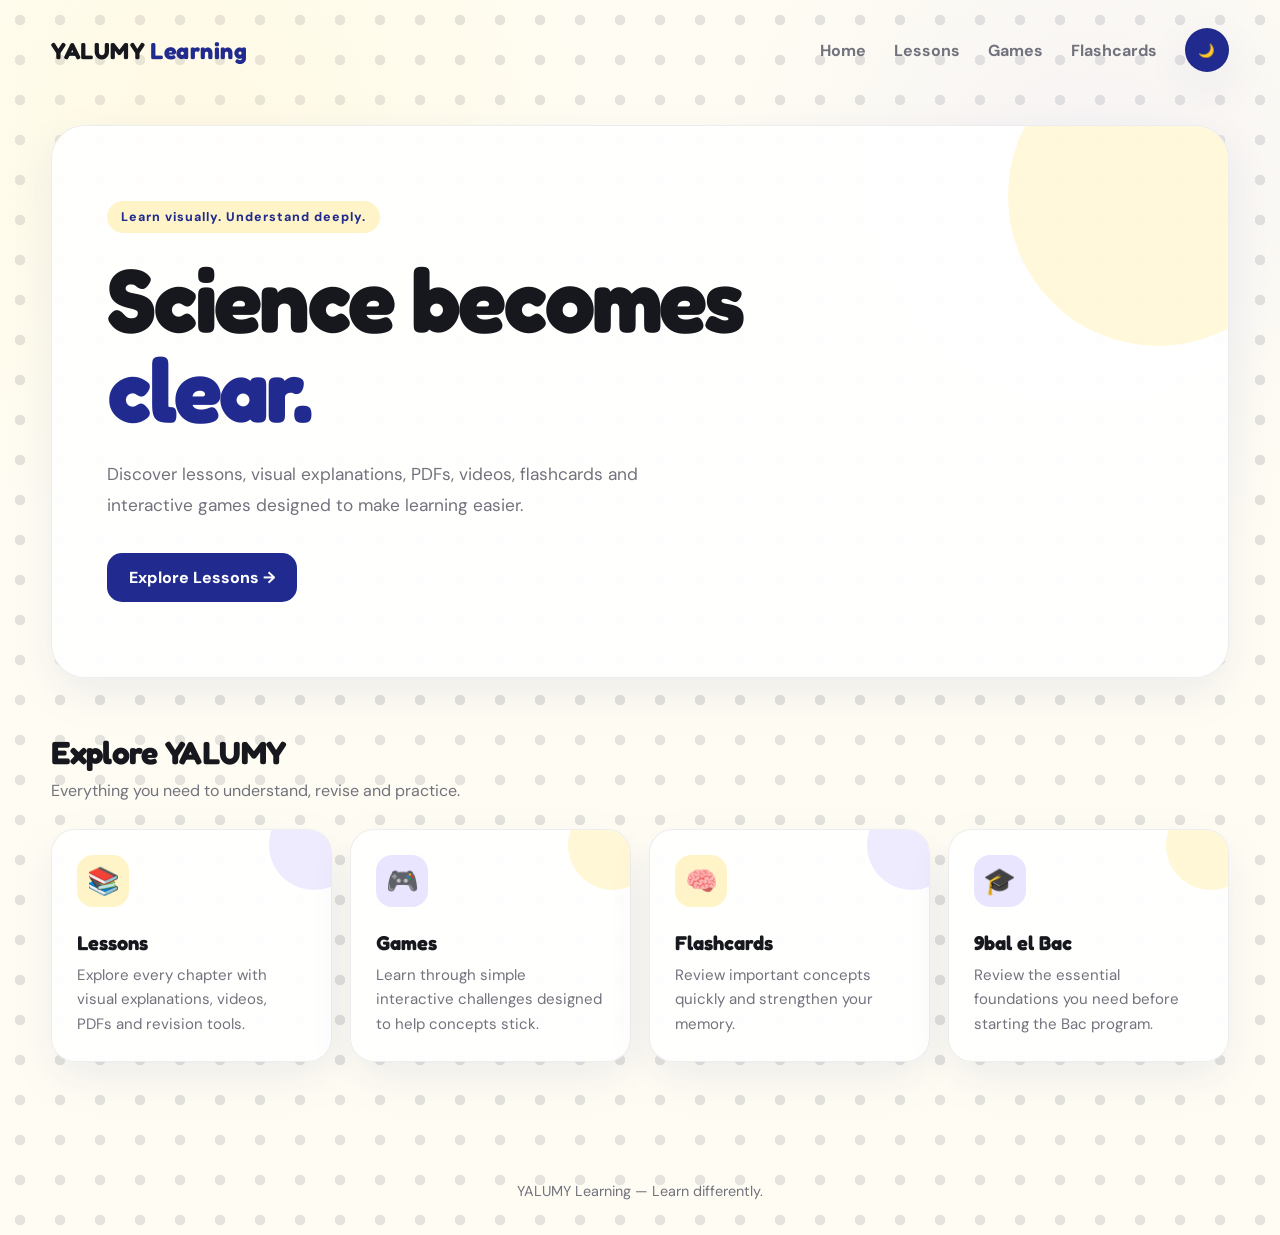
<file: index.html>
<!DOCTYPE html>
<html lang="en">
<head>
  <meta charset="UTF-8">
  <meta name="viewport" content="width=device-width, initial-scale=1.0">

  <title>YALUMY Learning</title>
<link rel="icon" type="image/png" href="assets/images/favicon.png">
  <link rel="apple-touch-icon" href="assets/images/favicon.png">
  <link rel="stylesheet" href="style.css">
</head>

<body>

  <div class="container">

    <!-- NAVBAR -->
    <nav class="navbar">

      <div class="logo">
        YALUMY <span>Learning</span>
      </div>

      <div class="nav-links">
        <a href="index.html">Home</a>
        <a href="lessons/index.html">Lessons</a>
        <a href="games/index.html">Games</a>
        <a href="flashcards/index.html">Flashcards</a>

        <button class="theme-toggle" id="themeToggle">
          🌙
        </button>
      </div>

    </nav>


    <!-- HERO -->
    <section class="hero">

      <div class="hero-badge">
        Learn visually. Understand deeply.
      </div>

      <h1>
        Science becomes
        <span>clear.</span>
      </h1>

      <p>
        Discover lessons, visual explanations, PDFs,
        videos, flashcards and interactive games
        designed to make learning easier.
      </p>

      <div style="margin-top: 32px;">
        <a href="lessons/index.html" class="btn btn-primary">
          Explore Lessons →
        </a>
      </div>

    </section>


    <!-- MAIN SECTIONS -->
    <section class="section">

      <div class="section-title">
        <h2>Explore YALUMY</h2>

        <p>
          Everything you need to understand, revise and practice.
        </p>
      </div>


      <div class="grid">

        <a class="card" href="lessons/index.html">
          <div class="card-icon">📚</div>

          <h3>Lessons</h3>

          <p>
            Explore every chapter with visual explanations,
            videos, PDFs and revision tools.
          </p>
        </a>


        <a class="card" href="games/index.html">
          <div class="card-icon">🎮</div>

          <h3>Games</h3>

          <p>
            Learn through simple interactive challenges
            designed to help concepts stick.
          </p>
        </a>


        <a class="card" href="flashcards/index.html">
          <div class="card-icon">🧠</div>

          <h3>Flashcards</h3>

          <p>
            Review important concepts quickly
            and strengthen your memory.
          </p>
        </a>


        <a class="card" href="lessons/9bal-el-bac.html">
          <div class="card-icon">🎓</div>

          <h3>9bal el Bac</h3>

          <p>
            Review the essential foundations you need
            before starting the Bac program.
          </p>
        </a>

      </div>

    </section>


    <!-- FOOTER -->
    <footer>
      YALUMY Learning — Learn differently.
    </footer>

  </div>


  <!-- DARK / LIGHT MODE -->
  <script>

    const themeToggle = document.getElementById("themeToggle");

    const savedTheme = localStorage.getItem("yalumy-theme");

    if (savedTheme === "dark") {
      document.body.classList.add("dark");
      themeToggle.textContent = "☀️";
    }


    themeToggle.addEventListener("click", () => {

      document.body.classList.toggle("dark");

      if (document.body.classList.contains("dark")) {

        themeToggle.textContent = "☀️";
        localStorage.setItem("yalumy-theme", "dark");

      } else {

        themeToggle.textContent = "🌙";
        localStorage.setItem("yalumy-theme", "light");

      }

    });

  </script>

</body>
</html>
</file>
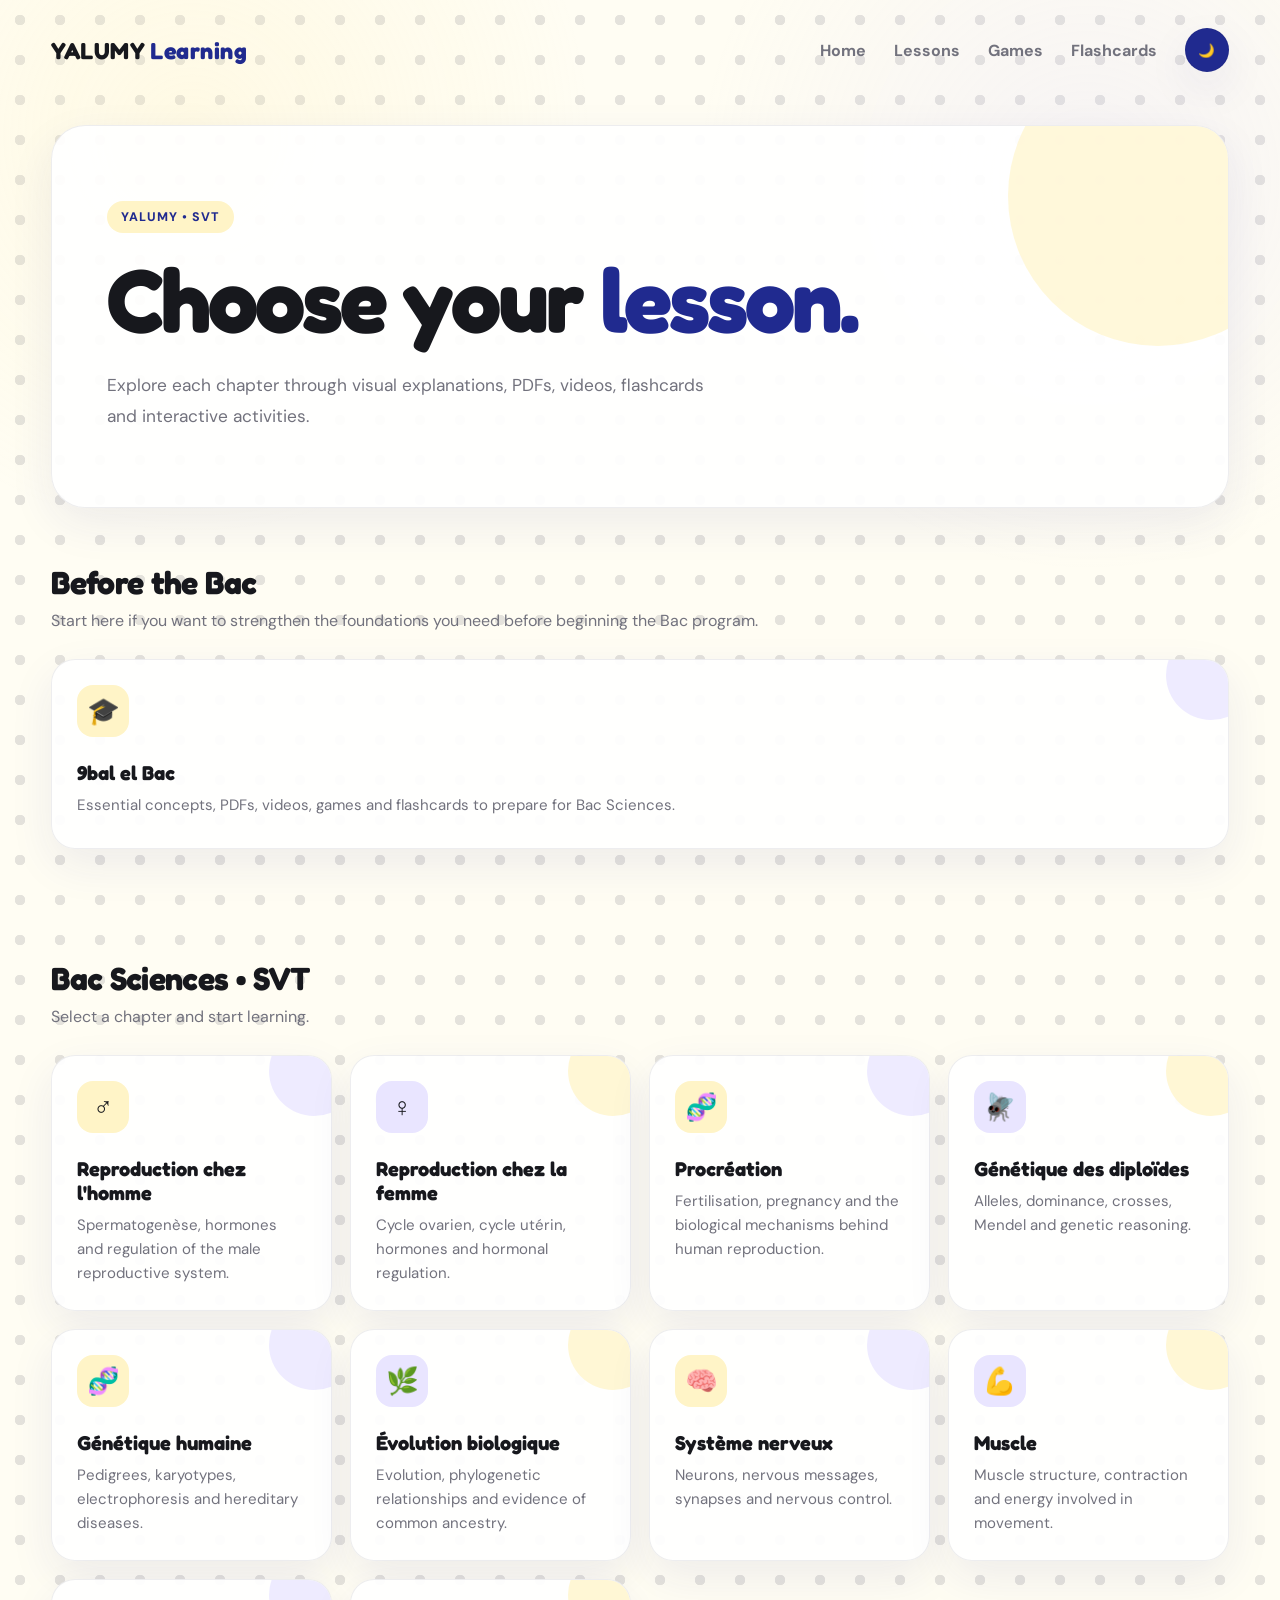
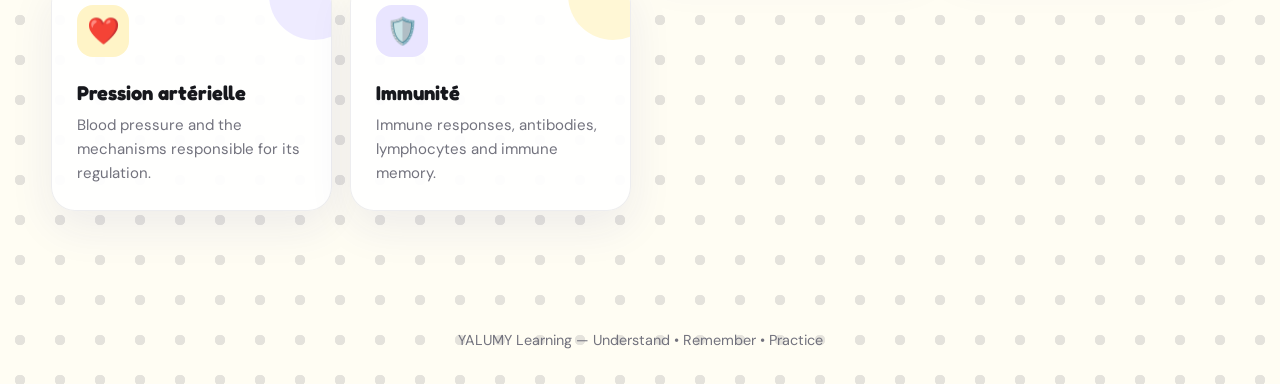
<file: lessons/index.html>
<!DOCTYPE html>
<html lang="en">

<head>
  <meta charset="UTF-8">
  <meta name="viewport" content="width=device-width, initial-scale=1.0">

  <title>Lessons | YALUMY Learning</title>

  <!-- لأننا الآن داخل مجلد lessons -->
  <link rel="stylesheet" href="../style.css">
</head>

<body>

  <div class="container">

    <!-- NAVBAR -->
    <nav class="navbar">

      <div class="logo">
        YALUMY <span>Learning</span>
      </div>

      <div class="nav-links">

        <a href="../index.html">Home</a>
        <a href="index.html">Lessons</a>
        <a href="../games/index.html">Games</a>
        <a href="../flashcards/index.html">Flashcards</a>

        <button class="theme-toggle" id="themeToggle">
          🌙
        </button>

      </div>

    </nav>


    <!-- HEADER -->
    <section class="hero">

      <div class="hero-badge">
        YALUMY • SVT
      </div>

      <h1>
        Choose your
        <span>lesson.</span>
      </h1>

      <p>
        Explore each chapter through visual explanations,
        PDFs, videos, flashcards and interactive activities.
      </p>

    </section>


    <!-- BEFORE BAC -->
    <section class="section">

      <div class="section-title">

        <h2>Before the Bac</h2>

        <p>
          Start here if you want to strengthen the foundations
          you need before beginning the Bac program.
        </p>

      </div>


      <div class="grid">

        <a class="card" href="9bal-el-bac.html">

          <div class="card-icon">🎓</div>

          <h3>9bal el Bac</h3>

          <p>
            Essential concepts, PDFs, videos, games
            and flashcards to prepare for Bac Sciences.
          </p>

        </a>

      </div>

    </section>


    <!-- BAC LESSONS -->
    <section class="section">

      <div class="section-title">

        <h2>Bac Sciences • SVT</h2>

        <p>
          Select a chapter and start learning.
        </p>

      </div>


      <div class="grid">


        <!-- LESSON 1 -->

        <a class="card" href="reproduction-homme.html">

          <div class="card-icon">♂️</div>

          <h3>Reproduction chez l'homme</h3>

          <p>
            Spermatogenèse, hormones and regulation
            of the male reproductive system.
          </p>

        </a>


        <!-- LESSON 2 -->

        <a class="card" href="reproduction-femme.html">

          <div class="card-icon">♀️</div>

          <h3>Reproduction chez la femme</h3>

          <p>
            Cycle ovarien, cycle utérin,
            hormones and hormonal regulation.
          </p>

        </a>


        <!-- LESSON 3 -->

        <a class="card" href="procreation.html">

          <div class="card-icon">🧬</div>

          <h3>Procréation</h3>

          <p>
            Fertilisation, pregnancy and the biological
            mechanisms behind human reproduction.
          </p>

        </a>


        <!-- LESSON 4 -->

        <a class="card" href="genetique-diploide.html">

          <div class="card-icon">🪰</div>

          <h3>Génétique des diploïdes</h3>

          <p>
            Alleles, dominance, crosses,
            Mendel and genetic reasoning.
          </p>

        </a>


        <!-- LESSON 5 -->

        <a class="card" href="genetique-humaine.html">

          <div class="card-icon">🧬</div>

          <h3>Génétique humaine</h3>

          <p>
            Pedigrees, karyotypes,
            electrophoresis and hereditary diseases.
          </p>

        </a>


        <!-- LESSON 6 -->

        <a class="card" href="evolution.html">

          <div class="card-icon">🌿</div>

          <h3>Évolution biologique</h3>

          <p>
            Evolution, phylogenetic relationships
            and evidence of common ancestry.
          </p>

        </a>


        <!-- LESSON 7 -->

        <a class="card" href="systeme-nerveux.html">

          <div class="card-icon">🧠</div>

          <h3>Système nerveux</h3>

          <p>
            Neurons, nervous messages,
            synapses and nervous control.
          </p>

        </a>


        <!-- LESSON 8 -->

        <a class="card" href="muscle.html">

          <div class="card-icon">💪</div>

          <h3>Muscle</h3>

          <p>
            Muscle structure, contraction
            and energy involved in movement.
          </p>

        </a>


        <!-- LESSON 9 -->

        <a class="card" href="pression-arterielle.html">

          <div class="card-icon">❤️</div>

          <h3>Pression artérielle</h3>

          <p>
            Blood pressure and the mechanisms
            responsible for its regulation.
          </p>

        </a>


        <!-- LESSON 10 -->

        <a class="card" href="immunite.html">

          <div class="card-icon">🛡️</div>

          <h3>Immunité</h3>

          <p>
            Immune responses, antibodies,
            lymphocytes and immune memory.
          </p>

        </a>


      </div>

    </section>


    <footer>
      YALUMY Learning — Understand • Remember • Practice
    </footer>

  </div>


  <!-- DARK / LIGHT MODE -->

  <script>

    const themeToggle =
      document.getElementById("themeToggle");

    const savedTheme =
      localStorage.getItem("yalumy-theme");


    if (savedTheme === "dark") {

      document.body.classList.add("dark");

      themeToggle.textContent = "☀️";

    }


    themeToggle.addEventListener("click", () => {

      document.body.classList.toggle("dark");


      if (document.body.classList.contains("dark")) {

        themeToggle.textContent = "☀️";

        localStorage.setItem(
          "yalumy-theme",
          "dark"
        );

      } else {

        themeToggle.textContent = "🌙";

        localStorage.setItem(
          "yalumy-theme",
          "light"
        );

      }

    });

  </script>


</body>
</html>
</file>
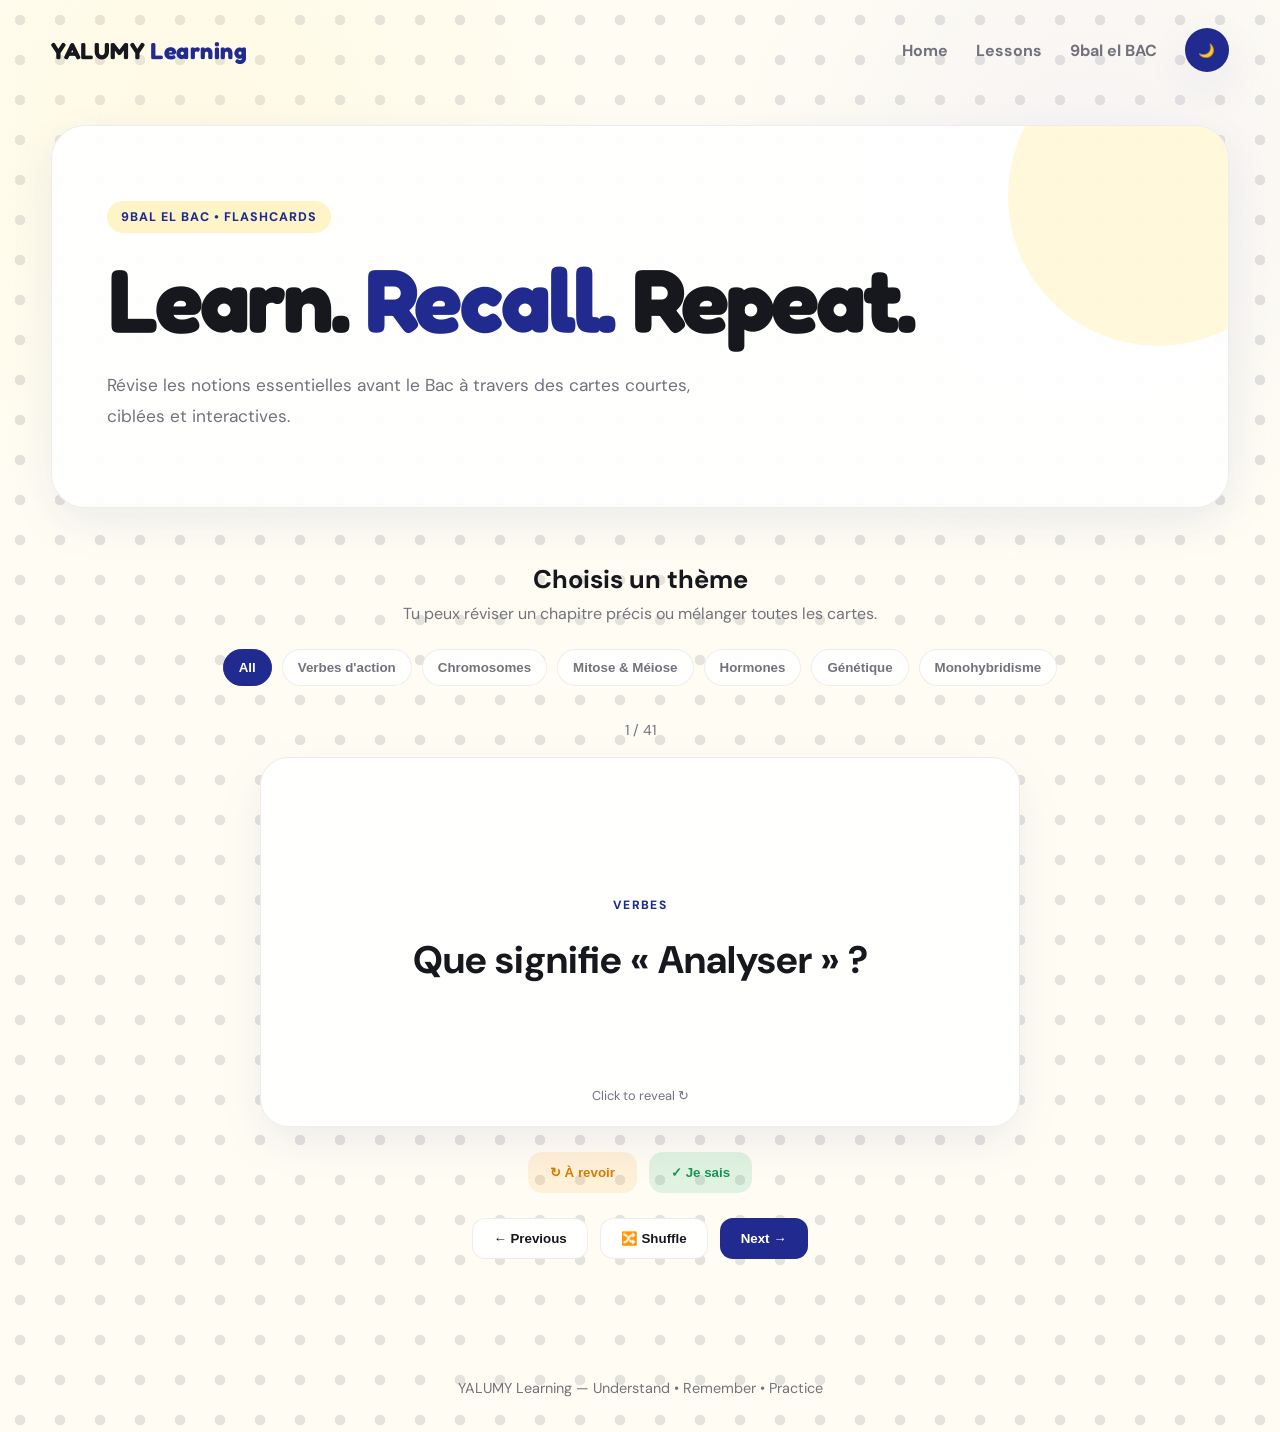
<file: flashcards/9bal-el-bac.html>
<!DOCTYPE html>
<html lang="fr">

<head>
  <meta charset="UTF-8">
  <meta name="viewport" content="width=device-width, initial-scale=1.0">

  <title>Flashcards | 9bal el BAC</title>

  <link rel="stylesheet" href="../style.css">

  <style>
    .memory-controls {
  display: flex;
  justify-content: center;
  gap: 12px;
  margin-top: 25px;
}

.memory-btn {
  border: none;
  padding: 13px 22px;
  border-radius: 14px;
  font-weight: 800;
  cursor: pointer;
  transition: 0.2s;
}

.memory-btn:hover {
  transform: translateY(-2px);
}

.memory-btn.review {
  background: rgba(255, 170, 70, 0.15);
  color: #d77b00;
}

.memory-btn.know {
  background: rgba(50, 190, 120, 0.15);
  color: #15945a;
}

@media (max-width: 600px) {
  .memory-controls {
    flex-direction: column;
  }

  .memory-btn {
    width: 100%;
  }
}

    .flashcard-filters {
      display: flex;
      flex-wrap: wrap;
      justify-content: center;
      gap: 10px;
      margin-bottom: 35px;
    }

    .filter-btn {
      border: 1px solid var(--border);
      background: var(--surface);
      color: var(--muted);

      padding: 10px 15px;
      border-radius: 999px;

      font-weight: 700;
      cursor: pointer;

      transition: 0.2s;
    }

    .filter-btn:hover {
      transform: translateY(-2px);
      color: var(--text);
    }

    .filter-btn.active {
      background: var(--primary);
      color: white;
      border-color: var(--primary);
    }


    .flashcard-area {
      max-width: 760px;
      margin: 0 auto;
      text-align: center;
    }


    .flashcard-progress {
      color: var(--muted);
      font-size: 0.9rem;
      margin-bottom: 18px;
    }


    .flashcard {
      width: 100%;
      min-height: 370px;

      perspective: 1200px;
      cursor: pointer;
    }


    .flashcard-inner {
      position: relative;

      width: 100%;
      min-height: 370px;

      transition: transform 0.6s;
      transform-style: preserve-3d;
    }


    .flashcard.flipped .flashcard-inner {
      transform: rotateY(180deg);
    }


    .flashcard-face {
      position: absolute;

      width: 100%;
      min-height: 370px;

      display: flex;
      flex-direction: column;
      align-items: center;
      justify-content: center;

      padding: 40px;

      border: 1px solid var(--border);
      border-radius: 28px;

      background: var(--surface);
      backdrop-filter: blur(20px);

      box-shadow: var(--shadow);

      backface-visibility: hidden;
      -webkit-backface-visibility: hidden;
    }


    .flashcard-back {
      transform: rotateY(180deg);
    }


    .flashcard-label {
      color: var(--primary);

      font-size: 0.75rem;
      font-weight: 800;

      letter-spacing: 0.12em;

      margin-bottom: 22px;
    }


    .flashcard-face h2 {
      font-size: clamp(1.55rem, 5vw, 2.4rem);
      line-height: 1.35;
    }


    .flashcard-face p {
      max-width: 590px;

      color: var(--muted);

      line-height: 1.7;
      margin-top: 18px;
    }


    .flip-hint {
      position: absolute;
      bottom: 22px;

      color: var(--muted);
      font-size: 0.8rem;
    }


    .flash-controls {
      display: flex;
      flex-wrap: wrap;

      justify-content: center;
      gap: 12px;

      margin-top: 25px;
    }


    .flash-btn {
      border: 1px solid var(--border);

      background: var(--surface);
      color: var(--text);

      padding: 12px 20px;

      border-radius: 13px;

      font-weight: 700;
      cursor: pointer;

      transition: 0.2s;
    }


    .flash-btn:hover {
      transform: translateY(-2px);
    }


    .flash-btn.primary {
      background: var(--primary);
      color: white;
      border-color: transparent;
    }


    .topic-title {
      margin-bottom: 25px;
      text-align: center;
    }


    .topic-title h2 {
      font-size: 1.6rem;
    }


    .topic-title p {
      margin-top: 7px;
      color: var(--muted);
    }


    @media (max-width: 600px) {

      .flashcard,
      .flashcard-inner,
      .flashcard-face {
        min-height: 410px;
      }


      .flashcard-face {
        padding: 30px 22px;
      }


      .flash-controls {
        flex-direction: column;
      }


      .flash-btn {
        width: 100%;
      }

    }

  </style>

</head>


<body>

<div class="container">


  <!-- NAVBAR -->

  <nav class="navbar">

    <div class="logo">
      YALUMY <span>Learning</span>
    </div>


    <div class="nav-links">

      <a href="../index.html">
        Home
      </a>

      <a href="../lessons/index.html">
        Lessons
      </a>

      <a href="../lessons/9bal-el-bac.html">
        9bal el BAC
      </a>


      <button
        class="theme-toggle"
        id="themeToggle">
        🌙
      </button>

    </div>

  </nav>



  <!-- HERO -->

  <section class="hero">

    <div class="hero-badge">
      9BAL EL BAC • FLASHCARDS
    </div>


    <h1>
      Learn.
      <span>Recall.</span>
      Repeat.
    </h1>


    <p>
      Révise les notions essentielles avant le Bac
      à travers des cartes courtes, ciblées et interactives.
    </p>

  </section>



  <!-- FLASHCARDS -->

  <section class="section">


    <div class="topic-title">

      <h2>Choisis un thème</h2>

      <p>
        Tu peux réviser un chapitre précis ou mélanger toutes les cartes.
      </p>

    </div>


    <!-- FILTERS -->

    <div class="flashcard-filters">


      <button
        class="filter-btn active"
        data-category="ALL">
        All
      </button>


      <button
        class="filter-btn"
        data-category="VERBES">
        Verbes d'action
      </button>


      <button
        class="filter-btn"
        data-category="CHROMOSOMES">
        Chromosomes
      </button>


      <button
        class="filter-btn"
        data-category="DIVISION">
        Mitose & Méiose
      </button>


      <button
        class="filter-btn"
        data-category="HORMONES">
        Hormones
      </button>


      <button
        class="filter-btn"
        data-category="GENETIQUE">
        Génétique
      </button>


      <button
        class="filter-btn"
        data-category="MONOHYBRIDISME">
        Monohybridisme
      </button>


    </div>



    <div class="flashcard-area">


      <div
        class="flashcard-progress"
        id="progress">
      </div>



      <!-- CARD -->

      <div
        class="flashcard"
        id="flashcard">


        <div class="flashcard-inner">


          <!-- FRONT -->

          <div class="flashcard-face flashcard-front">


            <div
              class="flashcard-label"
              id="category">
            </div>


            <h2 id="question"></h2>


            <div class="flip-hint">
              Click to reveal ↻
            </div>


          </div>



          <!-- BACK -->

          <div class="flashcard-face flashcard-back">


            <div class="flashcard-label">
              ANSWER
            </div>


            <h2 id="answer"></h2>


            <p id="explanation"></p>


            <div class="flip-hint">
              Click to flip back ↻
            </div>


          </div>


        </div>


      </div>

<div class="memory-controls">

  <button class="memory-btn review" id="reviewBtn">
    ↻ À revoir
  </button>

  <button class="memory-btn know" id="knowBtn">
    ✓ Je sais
  </button>

</div>

      <!-- CONTROLS -->

      <div class="flash-controls">


        <button
          class="flash-btn"
          id="previous">

          ← Previous

        </button>


        <button
          class="flash-btn"
          id="shuffle">

          🔀 Shuffle

        </button>


        <button
          class="flash-btn primary"
          id="next">

          Next →

        </button>


      </div>


    </div>


  </section>



  <footer>
    YALUMY Learning — Understand • Remember • Practice
  </footer>


</div>



<script>


/* ==========================================
   FLASHCARDS
   ========================================== */


const cards = [


/* ==========================================
   VERBES D'ACTION
   ========================================== */


{
  category: "VERBES",

  question:
    "Que signifie « Analyser » ?",

  answer:
    "Faire une description détaillée du document.",

  explanation:
    "L'analyse peut inclure les valeurs, les paramètres et les informations importantes du document."
},


{
  category: "VERBES",

  question:
    "Que signifie « Analyse comparée » ?",

  answer:
    "Décrire les deux documents en les comparant.",

  explanation:
    "On décrit le document A puis on met en relation avec le document B, par exemple avec « alors que »."
},


{
  category: "VERBES",

  question:
    "Que signifie « Exploiter » ?",

  answer:
    "Faire une description non détaillée.",

  explanation:
    "On extrait du document les informations utiles pour répondre."
},


{
  category: "VERBES",

  question:
    "Que signifie « Expliquer » ?",

  answer:
    "Répondre en se basant sur les connaissances.",

  explanation:
    "L'explication fait intervenir les connaissances apprises dans le cours."
},


{
  category: "VERBES",

  question:
    "Que signifie « Identifier » ?",

  answer:
    "Donner le nom avec une justification.",

  explanation:
    "Il ne suffit pas seulement de nommer : il faut aussi justifier l'identification."
},


{
  category: "VERBES",

  question:
    "Que signifie « Nommer » ?",

  answer:
    "Donner le nom.",

  explanation:
    "La réponse attendue est simplement le nom demandé."
},


{
  category: "VERBES",

  question:
    "Que doit-on rechercher lorsqu'on compare deux documents ?",

  answer:
    "Les points communs et les points différents.",

  explanation:
    "La comparaison consiste à mettre en évidence les ressemblances et les différences."
},



/* ==========================================
   CHROMOSOMES
   ========================================== */


{
  category: "CHROMOSOMES",

  question:
    "Que signifie 2n ?",

  answer:
    "Une cellule diploïde.",

  explanation:
    "Chaque chromosome présente son homologue : un chromosome d'origine paternelle et l'autre d'origine maternelle."
},


{
  category: "CHROMOSOMES",

  question:
    "Que signifie n ?",

  answer:
    "Une cellule haploïde.",

  explanation:
    "Le chromosome ne présente pas son homologue."
},


{
  category: "CHROMOSOMES",

  question:
    "Qu'est-ce qu'un chromosome entier ?",

  answer:
    "Un chromosome formé de deux chromatides.",

  explanation:
    "Les deux chromatides sont reliées au niveau du centromère."
},


{
  category: "CHROMOSOMES",

  question:
    "Qu'est-ce qu'un chromosome simple ?",

  answer:
    "Un chromosome formé d'une seule chromatide.",

  explanation:
    "Le chromosome est monochromatidien."
},



/* ==========================================
   MITOSE & MEIOSE
   ========================================== */


{
  category: "DIVISION",

  question:
    "Quel est le rôle général présenté pour la mitose ?",

  answer:
    "Copier-coller.",

  explanation:
    "Le document présente la mitose comme une division qui conserve le même nombre de chromosomes."
},


{
  category: "DIVISION",

  question:
    "Quelles sont les quatre phases de la mitose présentées dans le document ?",

  answer:
    "Prophase → Métaphase → Anaphase → Télophase.",

  explanation:
    "Ces quatre étapes sont présentées dans cet ordre dans le schéma."
},


{
  category: "DIVISION",

  question:
    "Dans quelles cellules la méiose a-t-elle lieu selon le document ?",

  answer:
    "Dans les cellules de la lignée germinale.",

  explanation:
    "Ces cellules donneront ensuite les gamètes."
},


{
  category: "DIVISION",

  question:
    "Combien de grandes divisions comporte la méiose ?",

  answer:
    "Deux divisions.",

  explanation:
    "Méiose I puis Méiose II."
},


{
  category: "DIVISION",

  question:
    "Quel changement de ploïdie est illustré pendant la méiose ?",

  answer:
    "On passe de 2n à n.",

  explanation:
    "Le schéma montre une cellule diploïde qui conduit à des cellules haploïdes."
},



/* ==========================================
   HORMONES
   ========================================== */


{
  category: "HORMONES",

  question:
    "Qu'est-ce qu'une hormone ?",

  answer:
    "Une substance chimique sécrétée par une glande endocrine.",

  explanation:
    "Elle circule dans le sang pour agir sur des cellules cibles."
},


{
  category: "HORMONES",

  question:
    "Comment une hormone atteint-elle ses cellules cibles ?",

  answer:
    "Elle circule dans le sang.",

  explanation:
    "Elle est transportée par la circulation sanguine jusqu'aux cellules cibles."
},


{
  category: "HORMONES",

  question:
    "Qu'est-ce qui permet à une cellule d'être une cellule cible d'une hormone ?",

  answer:
    "La présence d'un récepteur spécifique.",

  explanation:
    "Le document présente un récepteur spécifique membranaire."
},


{
  category: "HORMONES",

  question:
    "Que se forme-t-il lorsque l'hormone se fixe sur son récepteur ?",

  answer:
    "Un complexe récepteur-hormone.",

  explanation:
    "La formation de ce complexe agit ensuite sur la cellule."
},


{
  category: "HORMONES",

  question:
    "Quels effets peut avoir le complexe récepteur-hormone ?",

  answer:
    "Stimuler (+) ou inhiber (−) certaines réactions.",

  explanation:
    "La réponse cellulaire peut donc être une stimulation ou une inhibition."
},


{
  category: "HORMONES",

  question:
    "Quelle est la caractéristique d'une glande endocrine ?",

  answer:
    "Elle déverse sa sécrétion directement dans le sang.",

  explanation:
    "Elle ne possède pas de conduit excréteur dans le schéma."
},


{
  category: "HORMONES",

  question:
    "Quelle est la caractéristique d'une glande exocrine ?",

  answer:
    "Elle possède un conduit.",

  explanation:
    "La sécrétion est évacuée vers une cavité ou la surface du corps."
},



/* ==========================================
   GENETIQUE
   ========================================== */


{
  category: "GENETIQUE",

  question:
    "Qu'est-ce qu'un gène ?",

  answer:
    "Une unité d'information génétique constituée d'une séquence de bases d'ADN.",

  explanation:
    "Le gène est responsable de la réalisation d'un caractère."
},


{
  category: "GENETIQUE",

  question:
    "Qu'est-ce qu'un locus ?",

  answer:
    "L'emplacement précis d'un gène sur un chromosome.",

  explanation:
    "Chaque gène occupe une position fixe sur le chromosome."
},


{
  category: "GENETIQUE",

  question:
    "Qu'est-ce qu'un phénotype ?",

  answer:
    "L'aspect apparent d'un caractère héréditaire.",

  explanation:
    "C'est ce que l'on peut observer ou mesurer."
},


{
  category: "GENETIQUE",

  question:
    "De quoi résulte le phénotype ?",

  answer:
    "De l'expression du génotype et de l'influence de l'environnement.",

  explanation:
    "Le document relie le phénotype à ce que l'on voit."
},


{
  category: "GENETIQUE",

  question:
    "Qu'est-ce que le génotype ?",

  answer:
    "L'ensemble des gènes ou des couples d'allèles chez un individu.",

  explanation:
    "Il correspond à l'information génétique possédée par l'individu."
},


{
  category: "GENETIQUE",

  question:
    "Voit-on directement le génotype ?",

  answer:
    "Non.",

  explanation:
    "Le document le présente comme le « code » contenu dans l'ADN."
},


{
  category: "GENETIQUE",

  question:
    "Qu'est-ce qu'un allèle ?",

  answer:
    "Une forme particulière ou une version d'un gène.",

  explanation:
    "Un même gène peut exister sous différentes formes appelées allèles."
},


{
  category: "GENETIQUE",

  question:
    "Où se trouvent les allèles d'un même gène ?",

  answer:
    "Au même locus sur les chromosomes homologues.",

  explanation:
    "Ils occupent le même emplacement sur les deux chromosomes homologues."
},


{
  category: "GENETIQUE",

  question:
    "Qu'est-ce qu'un couple d'allèles ?",

  answer:
    "Les deux allèles d'un gène situés au même locus sur les chromosomes homologues.",

  explanation:
    "Ils peuvent être identiques ou différents."
},


{
  category: "GENETIQUE",

  question:
    "Que signifie homozygote ?",

  answer:
    "Les deux allèles sont identiques.",

  explanation:
    "Exemples présentés : AA ou aa."
},


{
  category: "GENETIQUE",

  question:
    "Que signifie hétérozygote ?",

  answer:
    "Les deux allèles sont différents.",

  explanation:
    "Exemple présenté : Aa."
},



/* ==========================================
   MONOHYBRIDISME
   ========================================== */


{
  category: "MONOHYBRIDISME",

  question:
    "Que dit la 1re loi de Mendel présentée dans le document ?",

  answer:
    "Deux parents différents et de race pure donnent une F1 homogène.",

  explanation:
    "C'est la loi de l'uniformité de la F1."
},


{
  category: "MONOHYBRIDISME",

  question:
    "Comment est la F1 issue de deux parents de race pure différents pour un caractère ?",

  answer:
    "Homogène.",

  explanation:
    "Tous les individus de la F1 se ressemblent pour le caractère étudié."
},


{
  category: "MONOHYBRIDISME",

  question:
    "Que dit la loi de la pureté des gamètes ?",

  answer:
    "Les allèles d'un gène se séparent lors de la formation des gamètes.",

  explanation:
    "Chaque gamète ne reçoit qu'un seul allèle."
},


{
  category: "MONOHYBRIDISME",

  question:
    "Combien d'allèles d'un gène reçoit un gamète ?",

  answer:
    "Un seul allèle.",

  explanation:
    "C'est pourquoi le gamète est présenté comme « pur » pour ce gène."
},


{
  category: "MONOHYBRIDISME",

  question:
    "Quels types de gamètes produit un individu hétérozygote Vv dans l'exemple ?",

  answer:
    "Des gamètes V et des gamètes v.",

  explanation:
    "Le document indique 50 % V et 50 % v."
},


{
  category: "MONOHYBRIDISME",

  question:
    "Quel est le but du test-cross ?",

  answer:
    "Déterminer le génotype d'un individu au phénotype dominant.",

  explanation:
    "Le génotype dominant inconnu peut être homozygote dominant ou hétérozygote."
},


{
  category: "MONOHYBRIDISME",

  question:
    "Avec quel individu réalise-t-on un test-cross ?",

  answer:
    "Avec un individu homozygote récessif.",

  explanation:
    "Le document présente le croisement entre l'individu à tester et un testeur récessif."
}


];



/* ==========================================
   ENGINE
   ========================================== */


let filteredCards = [...cards];

let currentCard = 0;
  let reviewCards = [];
let knownCards = [];



const flashcard =
  document.getElementById("flashcard");


const question =
  document.getElementById("question");


const answer =
  document.getElementById("answer");


const explanation =
  document.getElementById("explanation");


const category =
  document.getElementById("category");


const progress =
  document.getElementById("progress");



function showCard() {


  if (filteredCards.length === 0) {
    return;
  }


  const card =
    filteredCards[currentCard];


  flashcard.classList.remove("flipped");


  category.textContent =
    card.category;


  question.textContent =
    card.question;


  answer.textContent =
    card.answer;


  explanation.textContent =
    card.explanation;


  progress.textContent =
    (currentCard + 1)
    + " / "
    + filteredCards.length;

}



/* FLIP */


flashcard.addEventListener(
  "click",
  () => {

    flashcard.classList.toggle("flipped");

  }
);



/* NEXT */


document
  .getElementById("next")
  .addEventListener(
    "click",
    () => {

      currentCard =
        (currentCard + 1)
        % filteredCards.length;


      showCard();

    }
  );



/* PREVIOUS */


document
  .getElementById("previous")
  .addEventListener(
    "click",
    () => {

      currentCard =
        (currentCard - 1 + filteredCards.length)
        % filteredCards.length;


      showCard();

    }
  );



/* SHUFFLE */


document
  .getElementById("shuffle")
  .addEventListener(
    "click",
    () => {


      filteredCards.sort(
        () => Math.random() - 0.5
      );


      currentCard = 0;


      showCard();

    }
  );



/* FILTERS */


const filterButtons =
  document.querySelectorAll(".filter-btn");


filterButtons.forEach(button => {


  button.addEventListener("click", () => {


    filterButtons.forEach(btn =>
      btn.classList.remove("active")
    );


    button.classList.add("active");


    const selectedCategory =
      button.dataset.category;


    if (selectedCategory === "ALL") {


      filteredCards =
        [...cards];


    } else {


      filteredCards =
        cards.filter(

          card =>
            card.category === selectedCategory

        );


    }


    currentCard = 0;


    showCard();


  });


});
/* ==========================================
   MEMORY SYSTEM
   ========================================== */

document
  .getElementById("knowBtn")
  .addEventListener("click", () => {

    const card = filteredCards[currentCard];

    if (!knownCards.includes(card)) {
      knownCards.push(card);
    }

    reviewCards =
      reviewCards.filter(item => item !== card);

    nextCard();

  });


document
  .getElementById("reviewBtn")
  .addEventListener("click", () => {

    const card = filteredCards[currentCard];

    if (!reviewCards.includes(card)) {
      reviewCards.push(card);
    }

    nextCard();

  });


function nextCard() {

  if (currentCard < filteredCards.length - 1) {

    currentCard++;

    showCard();

  } else {

    finishRound();

  }

}


function finishRound() {

  flashcard.classList.remove("flipped");

  if (reviewCards.length > 0) {

    filteredCards = [...reviewCards];

    reviewCards = [];

    currentCard = 0;

    question.textContent =
      "Round terminé 🎯";

    answer.textContent =
      "On reprend les cartes difficiles.";

    explanation.textContent =
      "Clique sur Next pour revoir uniquement les cartes que tu as marquées « À revoir ».";

    category.textContent =
      "YALUMY REVIEW";

    progress.textContent =
      "Révision ciblée";

  } else {

    question.textContent =
      "Excellent ! 🎉";

    answer.textContent =
      "Tu as terminé cette série.";

    explanation.textContent =
      "Toutes les cartes de cette série ont été marquées comme acquises.";

    category.textContent =
      "ROUND COMPLETE";

    progress.textContent =
      "✓ " + knownCards.length + " cartes acquises";

  }

}


/* INITIAL CARD */


showCard();



/* ==========================================
   DARK MODE
   ========================================== */


const themeToggle =
  document.getElementById("themeToggle");


const savedTheme =
  localStorage.getItem("yalumy-theme");



if (savedTheme === "dark") {


  document.body.classList.add("dark");


  themeToggle.textContent =
    "☀️";


}



themeToggle.addEventListener(
  "click",
  () => {


    document.body.classList.toggle("dark");


    if (
      document.body.classList.contains("dark")
    ) {


      themeToggle.textContent =
        "☀️";


      localStorage.setItem(
        "yalumy-theme",
        "dark"
      );


    } else {


      themeToggle.textContent =
        "🌙";


      localStorage.setItem(
        "yalumy-theme",
        "light"
      );


    }


  }
);


</script>


</body>
</html>
</file>
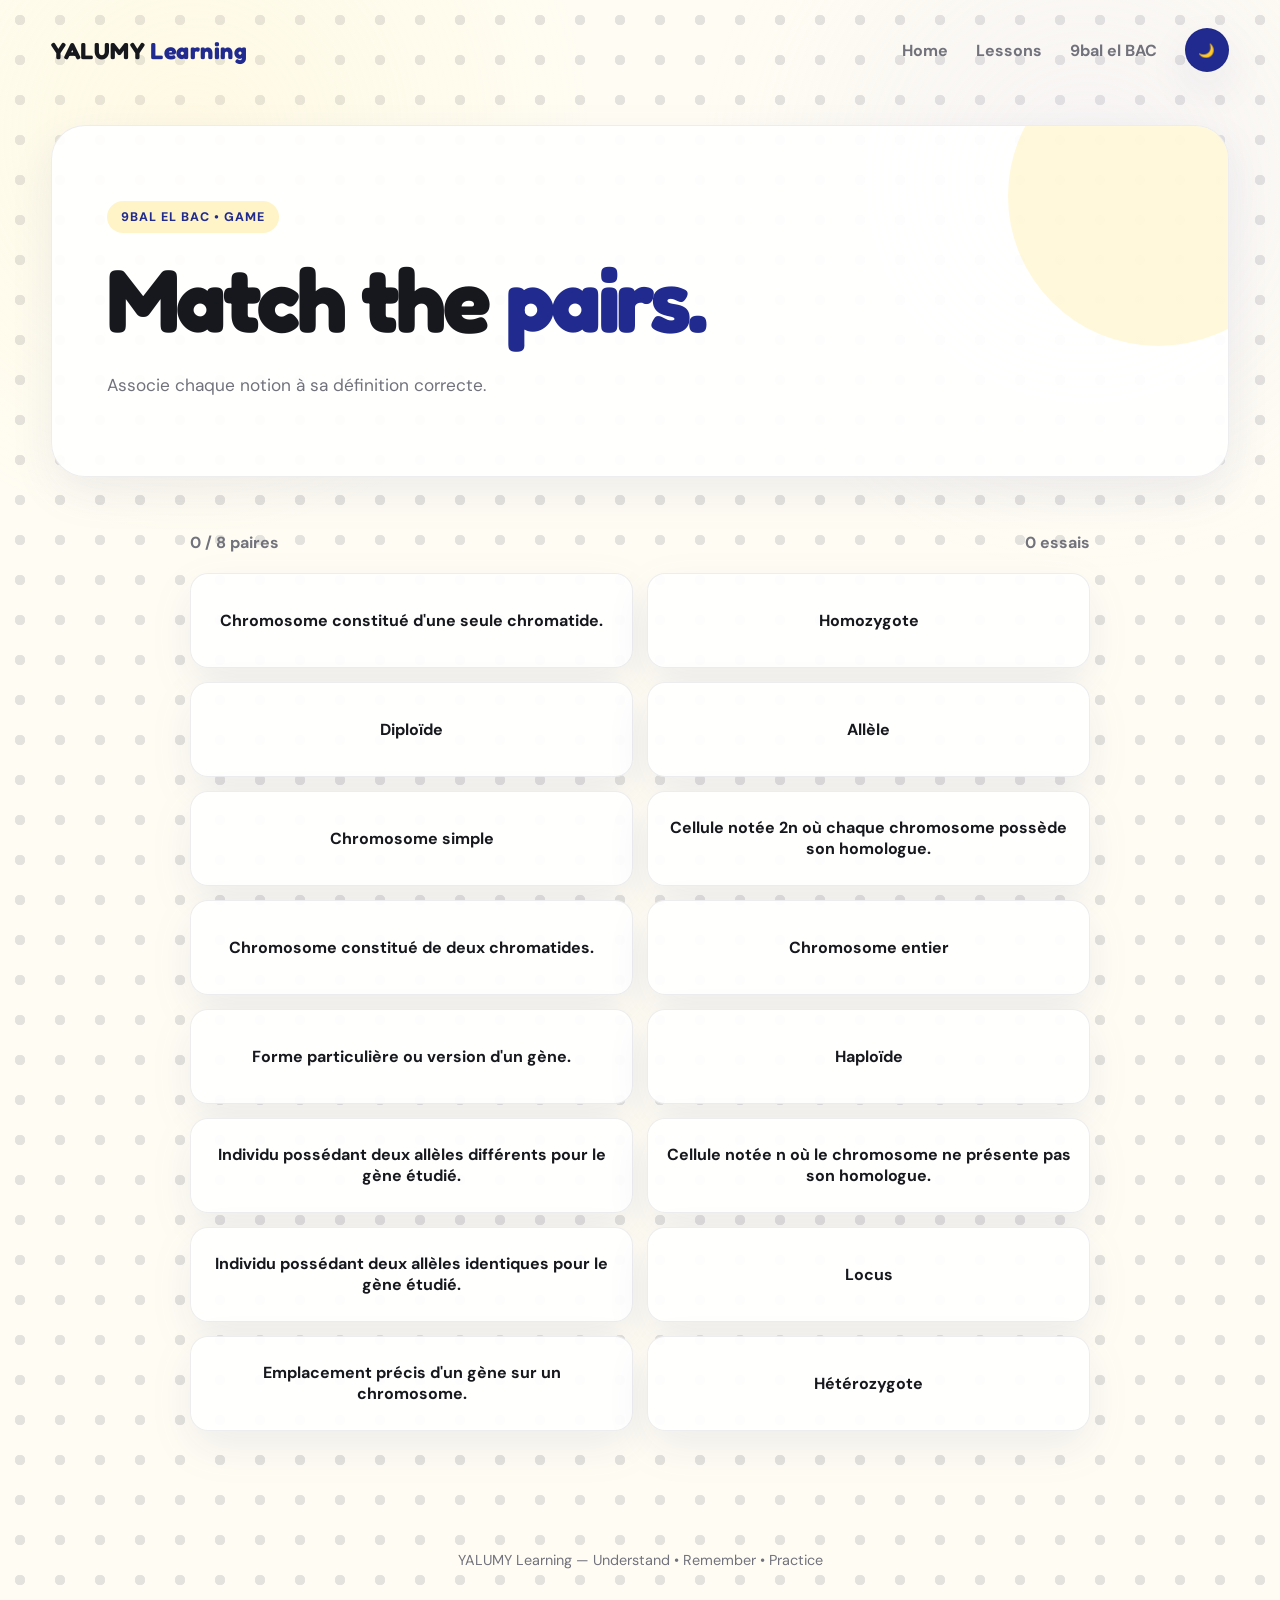
<file: games/9bal-el-bac-match.html>
<!DOCTYPE html>
<html lang="fr">

<head>
  <meta charset="UTF-8">
  <meta name="viewport" content="width=device-width, initial-scale=1.0">

  <title>Match the Pairs | 9bal el BAC</title>
    <link rel="icon" type="image/png" href="../assets/images/favicon.png">
  <link rel="apple-touch-icon" href="../assets/images/favicon.png">

  <link rel="stylesheet" href="../style.css">

  <style>

    .game-wrap {
      max-width: 900px;
      margin: auto;
    }

    .game-top {
      display: flex;
      justify-content: space-between;
      gap: 15px;
      margin-bottom: 20px;
      color: var(--muted);
      font-weight: 700;
    }

    .match-grid {
      display: grid;
      grid-template-columns: repeat(2, 1fr);
      gap: 14px;
    }

    .match-card {
      min-height: 95px;

      display: flex;
      align-items: center;
      justify-content: center;

      padding: 18px;

      text-align: center;

      border: 1px solid var(--border);
      border-radius: 18px;

      background: var(--surface);
      color: var(--text);

      box-shadow: var(--shadow);

      font-weight: 700;

      cursor: pointer;

      transition: 0.2s;
    }

    .match-card:hover {
      transform: translateY(-2px);
      border-color: var(--primary);
    }

    .match-card.selected {
      border-color: var(--primary);
      background: var(--primary-soft);
    }

    .match-card.matched {
      background: rgba(40, 180, 110, 0.14);
      border-color: #27a86e;
      cursor: default;
    }

    .match-card.wrong {
      background: rgba(220, 80, 90, 0.14);
      border-color: #d95763;
    }

    .game-message {
      margin-top: 22px;

      padding: 16px 18px;

      border-radius: 16px;

      background: var(--primary-soft);

      text-align: center;

      display: none;
    }

    .restart-game {
      display: none;

      margin: 25px auto 0;

      border: none;

      background: var(--primary);
      color: white;

      padding: 13px 22px;

      border-radius: 14px;

      font-weight: 800;
      cursor: pointer;
    }

    @media (max-width: 700px) {

      .match-grid {
        grid-template-columns: 1fr;
      }

    }

  </style>
</head>

<body>

<div class="container">

  <nav class="navbar">

    <div class="logo">
      YALUMY <span>Learning</span>
    </div>

    <div class="nav-links">
      <a href="../index.html">Home</a>
      <a href="../lessons/index.html">Lessons</a>
      <a href="../lessons/9bal-el-bac.html">9bal el BAC</a>

      <button class="theme-toggle" id="themeToggle">
        🌙
      </button>
    </div>

  </nav>


  <section class="hero">

    <div class="hero-badge">
      9BAL EL BAC • GAME
    </div>

    <h1>
      Match the
      <span>pairs.</span>
    </h1>

    <p>
      Associe chaque notion à sa définition correcte.
    </p>

  </section>


  <section class="section">

    <div class="game-wrap">

      <div class="game-top">
        <span id="pairsCount">0 / 8 paires</span>
        <span id="attempts">0 essais</span>
      </div>

      <div class="match-grid" id="matchGrid"></div>

      <div class="game-message" id="gameMessage"></div>

      <button class="restart-game" id="restartGame">
        ↻ Rejouer
      </button>

    </div>

  </section>


  <footer>
    YALUMY Learning — Understand • Remember • Practice
  </footer>

</div>


<script>

/* =========================
   PAIRS
   ========================= */

const pairs = [

  {
    id: 1,
    term: "Diploïde",
    definition: "Cellule notée 2n où chaque chromosome possède son homologue."
  },

  {
    id: 2,
    term: "Haploïde",
    definition: "Cellule notée n où le chromosome ne présente pas son homologue."
  },

  {
    id: 3,
    term: "Chromosome entier",
    definition: "Chromosome constitué de deux chromatides."
  },

  {
    id: 4,
    term: "Chromosome simple",
    definition: "Chromosome constitué d'une seule chromatide."
  },

  {
    id: 5,
    term: "Locus",
    definition: "Emplacement précis d'un gène sur un chromosome."
  },

  {
    id: 6,
    term: "Allèle",
    definition: "Forme particulière ou version d'un gène."
  },

  {
    id: 7,
    term: "Homozygote",
    definition: "Individu possédant deux allèles identiques pour le gène étudié."
  },

  {
    id: 8,
    term: "Hétérozygote",
    definition: "Individu possédant deux allèles différents pour le gène étudié."
  }

];


/* =========================
   BUILD CARDS
   ========================= */

let selectedCards = [];
let matchedPairs = 0;
let attempts = 0;

const grid =
  document.getElementById("matchGrid");

const pairsCount =
  document.getElementById("pairsCount");

const attemptsText =
  document.getElementById("attempts");

const gameMessage =
  document.getElementById("gameMessage");

const restartGame =
  document.getElementById("restartGame");


function shuffle(array) {

  for (let i = array.length - 1; i > 0; i--) {

    const j =
      Math.floor(Math.random() * (i + 1));

    [array[i], array[j]] =
      [array[j], array[i]];

  }

  return array;
}


function buildGame() {

  grid.innerHTML = "";

  selectedCards = [];
  matchedPairs = 0;
  attempts = 0;

  pairsCount.textContent =
    "0 / " + pairs.length + " paires";

  attemptsText.textContent =
    "0 essais";

  gameMessage.style.display =
    "none";

  restartGame.style.display =
    "none";


  let cards = [];


  pairs.forEach(pair => {

    cards.push({
      pairId: pair.id,
      type: "term",
      text: pair.term
    });

    cards.push({
      pairId: pair.id,
      type: "definition",
      text: pair.definition
    });

  });


  cards = shuffle(cards);


  cards.forEach(cardData => {

    const card =
      document.createElement("div");

    card.className =
      "match-card";

    card.textContent =
      cardData.text;

    card.dataset.pairId =
      cardData.pairId;

    card.dataset.type =
      cardData.type;


    card.addEventListener(
      "click",
      () => selectCard(card)
    );


    grid.appendChild(card);

  });

}


/* =========================
   SELECT
   ========================= */

function selectCard(card) {

  if (
    card.classList.contains("matched") ||
    card.classList.contains("selected") ||
    selectedCards.length === 2
  ) {
    return;
  }


  card.classList.add("selected");

  selectedCards.push(card);


  if (selectedCards.length === 2) {

    attempts++;

    attemptsText.textContent =
      attempts + " essais";

    checkMatch();

  }

}


/* =========================
   CHECK MATCH
   ========================= */

function checkMatch() {

  const first =
    selectedCards[0];

  const second =
    selectedCards[1];


  const samePair =
    first.dataset.pairId === second.dataset.pairId;

  const differentType =
    first.dataset.type !== second.dataset.type;


  if (samePair && differentType) {

    first.classList.remove("selected");
    second.classList.remove("selected");

    first.classList.add("matched");
    second.classList.add("matched");

    matchedPairs++;


    pairsCount.textContent =
      matchedPairs +
      " / " +
      pairs.length +
      " paires";


    selectedCards = [];


    if (matchedPairs === pairs.length) {

      finishGame();

    }

  } else {

    first.classList.add("wrong");
    second.classList.add("wrong");


    setTimeout(() => {

      first.classList.remove(
        "selected",
        "wrong"
      );

      second.classList.remove(
        "selected",
        "wrong"
      );

      selectedCards = [];

    }, 700);

  }

}


/* =========================
   FINISH
   ========================= */

function finishGame() {

  gameMessage.style.display =
    "block";

  gameMessage.innerHTML =
    "<strong>🎉 Bravo !</strong><br>" +
    "Tu as trouvé les " +
    pairs.length +
    " paires en " +
    attempts +
    " essais.";

  restartGame.style.display =
    "block";

}


restartGame.addEventListener(
  "click",
  buildGame
);


buildGame();


/* =========================
   DARK MODE
   ========================= */

const themeToggle =
  document.getElementById("themeToggle");

const savedTheme =
  localStorage.getItem("yalumy-theme");


if (savedTheme === "dark") {

  document.body.classList.add("dark");
  themeToggle.textContent = "☀️";

}


themeToggle.addEventListener("click", () => {

  document.body.classList.toggle("dark");

  if (document.body.classList.contains("dark")) {

    themeToggle.textContent = "☀️";

    localStorage.setItem(
      "yalumy-theme",
      "dark"
    );

  } else {

    themeToggle.textContent = "🌙";

    localStorage.setItem(
      "yalumy-theme",
      "light"
    );

  }

});

</script>

</body>
</html>
</file>
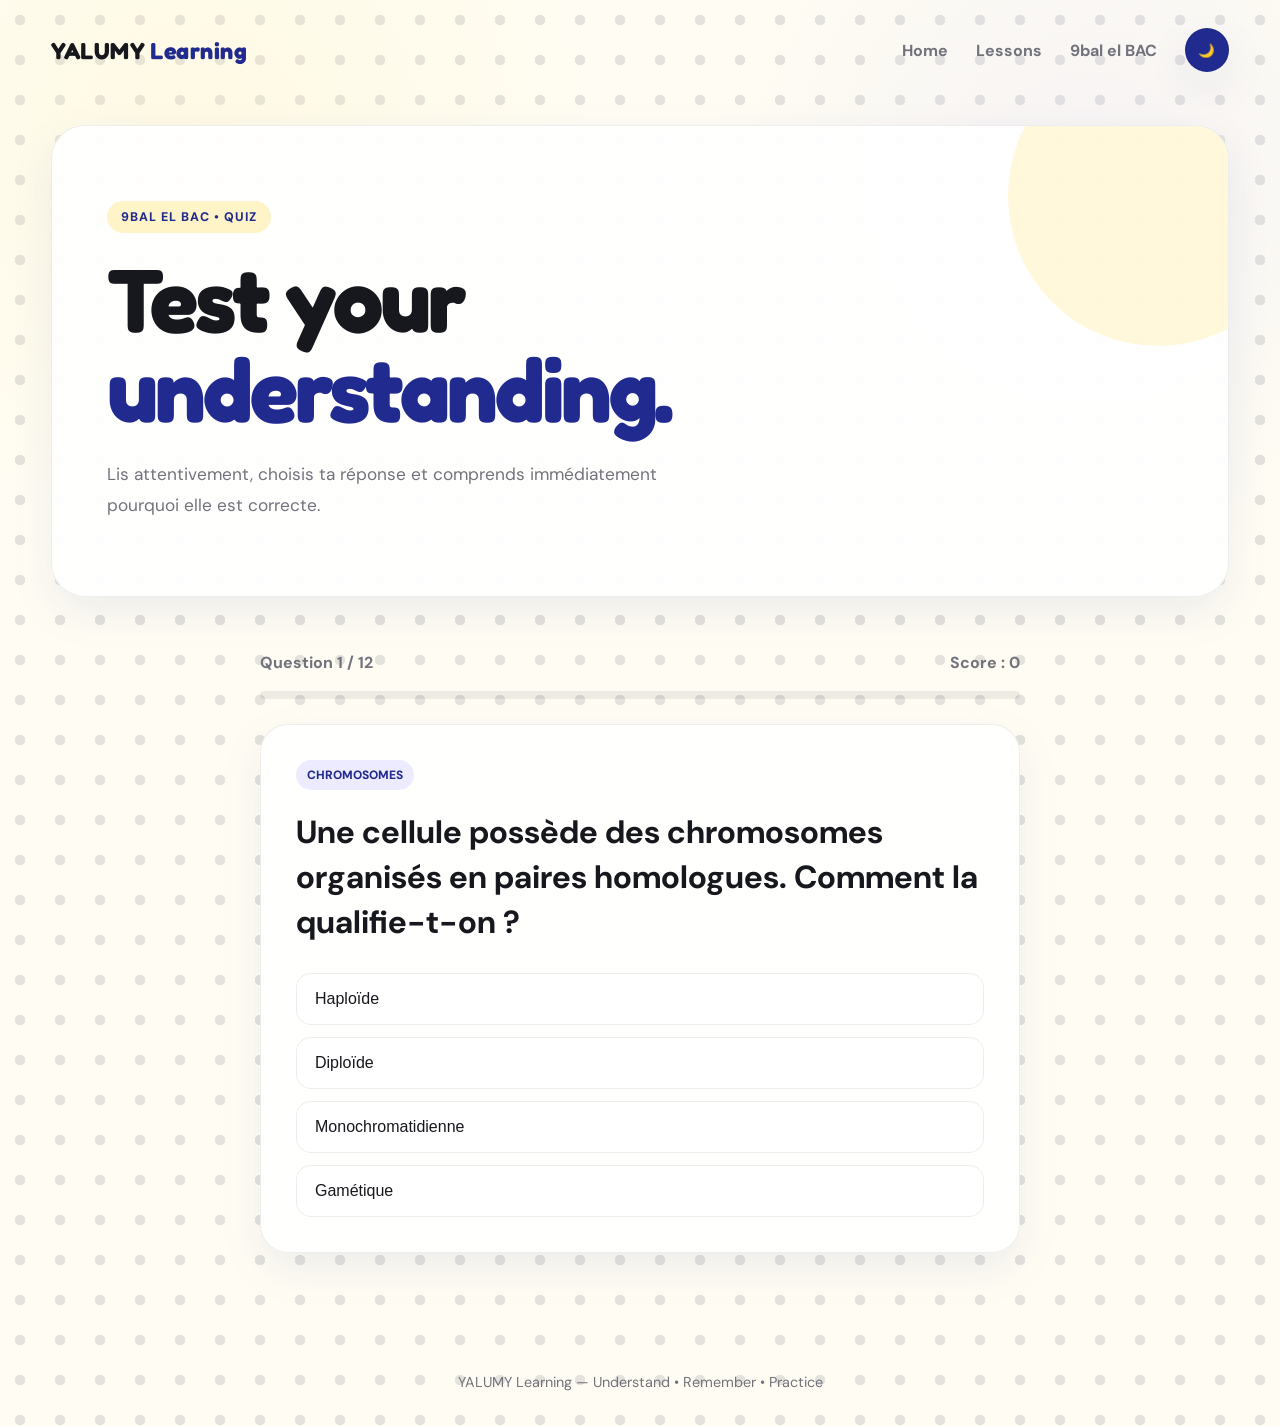
<file: games/9bal-el-bac-quiz.html>
<!DOCTYPE html>
<html lang="fr">

<head>
  <meta charset="UTF-8">
  <meta name="viewport" content="width=device-width, initial-scale=1.0">

  <title>Quiz | 9bal el BAC</title>
  <link rel="icon" type="image/png" href="../assets/images/favicon.png">
  <link rel="apple-touch-icon" href="../assets/images/favicon.png">

  <link rel="stylesheet" href="../style.css">

  <style>

    .quiz-container {
      max-width: 760px;
      margin: auto;
    }

    .quiz-top {
      display: flex;
      justify-content: space-between;
      align-items: center;
      gap: 15px;
      margin-bottom: 18px;
      color: var(--muted);
      font-weight: 700;
    }

    .progress-track {
      width: 100%;
      height: 8px;
      background: var(--border);
      border-radius: 999px;
      overflow: hidden;
      margin-bottom: 25px;
    }

    .progress-bar {
      height: 100%;
      width: 0%;
      background: var(--primary);
      transition: width 0.3s ease;
    }

    .quiz-card {
      padding: 35px;
      border: 1px solid var(--border);
      background: var(--surface);
      backdrop-filter: blur(18px);
      border-radius: 28px;
      box-shadow: var(--shadow);
    }

    .quiz-category {
      display: inline-block;
      padding: 7px 11px;
      background: var(--primary-soft);
      color: var(--primary);
      border-radius: 999px;
      font-size: 0.75rem;
      font-weight: 800;
      margin-bottom: 20px;
    }

    .quiz-question {
      font-size: clamp(1.4rem, 4vw, 2rem);
      line-height: 1.4;
      margin-bottom: 28px;
    }

    .answers {
      display: grid;
      gap: 12px;
    }

    .answer-btn {
      width: 100%;
      text-align: left;

      border: 1px solid var(--border);
      background: var(--surface-solid);
      color: var(--text);

      padding: 16px 18px;
      border-radius: 15px;

      font-size: 1rem;
      cursor: pointer;

      transition: 0.2s;
    }

    .answer-btn:hover:not(:disabled) {
      transform: translateY(-2px);
      border-color: var(--primary);
    }

    .answer-btn.correct {
      border-color: #20a66a;
      background: rgba(32, 166, 106, 0.12);
    }

    .answer-btn.wrong {
      border-color: #e35d6a;
      background: rgba(227, 93, 106, 0.12);
    }

    .answer-btn:disabled {
      cursor: default;
    }

    .feedback {
      display: none;
      margin-top: 24px;
      padding: 18px;
      border-radius: 16px;
      background: var(--primary-soft);
      line-height: 1.7;
    }

    .feedback strong {
      display: block;
      margin-bottom: 5px;
    }

    .next-question {
      display: none;
      width: 100%;
      margin-top: 18px;
      border: 0;
      background: var(--primary);
      color: white;
      padding: 14px;
      border-radius: 14px;
      font-weight: 800;
      cursor: pointer;
    }

    .result {
      display: none;
      text-align: center;
    }

    .result-score {
      font-size: clamp(3rem, 10vw, 5rem);
      font-weight: 900;
      color: var(--primary);
      margin: 20px 0;
    }

    .result p {
      color: var(--muted);
      line-height: 1.7;
    }

    .restart-btn {
      margin-top: 25px;
      border: 0;
      background: var(--primary);
      color: white;
      padding: 14px 24px;
      border-radius: 14px;
      font-weight: 800;
      cursor: pointer;
    }

    @media (max-width: 600px) {
      .quiz-card {
        padding: 25px 18px;
      }
    }

  </style>
</head>

<body>

<div class="container">

  <!-- NAVBAR -->
  <nav class="navbar">

    <div class="logo">
      YALUMY <span>Learning</span>
    </div>

    <div class="nav-links">
      <a href="../index.html">Home</a>
      <a href="../lessons/index.html">Lessons</a>
      <a href="../lessons/9bal-el-bac.html">9bal el BAC</a>

      <button class="theme-toggle" id="themeToggle">
        🌙
      </button>
    </div>

  </nav>


  <!-- HERO -->
  <section class="hero">

    <div class="hero-badge">
      9BAL EL BAC • QUIZ
    </div>

    <h1>
      Test your
      <span>understanding.</span>
    </h1>

    <p>
      Lis attentivement, choisis ta réponse
      et comprends immédiatement pourquoi elle est correcte.
    </p>

  </section>


  <section class="section">

    <div class="quiz-container">

      <div id="quiz">

        <div class="quiz-top">
          <span id="questionNumber"></span>
          <span id="scoreDisplay">Score : 0</span>
        </div>

        <div class="progress-track">
          <div class="progress-bar" id="progressBar"></div>
        </div>

        <div class="quiz-card">

          <span class="quiz-category" id="category"></span>

          <h2 class="quiz-question" id="question"></h2>

          <div class="answers" id="answers"></div>

          <div class="feedback" id="feedback"></div>

          <button class="next-question" id="nextButton">
            Question suivante →
          </button>

        </div>

      </div>


      <!-- RESULT -->
      <div class="quiz-card result" id="result">

        <div class="hero-badge">
          QUIZ COMPLETE
        </div>

        <h2>Ton résultat</h2>

        <div class="result-score" id="finalScore"></div>

        <p id="resultMessage"></p>

        <button class="restart-btn" id="restartButton">
          ↻ Recommencer
        </button>

      </div>

    </div>

  </section>


  <footer>
    YALUMY Learning — Understand • Remember • Practice
  </footer>

</div>


<script>

/* =========================
   QUIZ DATA
   ========================= */

const questions = [

  {
    category: "CHROMOSOMES",

    question:
      "Une cellule possède des chromosomes organisés en paires homologues. Comment la qualifie-t-on ?",

    answers: [
      "Haploïde",
      "Diploïde",
      "Monochromatidienne",
      "Gamétique"
    ],

    correct: 1,

    explanation:
      "Une cellule diploïde est notée 2n : chaque chromosome présente son homologue."
  },


  {
    category: "CHROMOSOMES",

    question:
      "Un chromosome constitué de deux chromatides reliées au niveau du centromère correspond à :",

    answers: [
      "Un chromosome simple",
      "Un chromosome entier",
      "Deux chromosomes homologues",
      "Un chromosome haploïde"
    ],

    correct: 1,

    explanation:
      "Dans le document, le chromosome entier possède deux chromatides, alors que le chromosome simple n'en possède qu'une."
  },


  {
    category: "MITOSE & MÉIOSE",

    question:
      "Quelle succession respecte l'ordre des phases de la mitose présenté dans le document ?",

    answers: [
      "Prophase → Métaphase → Anaphase → Télophase",
      "Métaphase → Prophase → Télophase → Anaphase",
      "Prophase → Anaphase → Métaphase → Télophase",
      "Télophase → Prophase → Métaphase → Anaphase"
    ],

    correct: 0,

    explanation:
      "Le document présente les quatre phases dans l'ordre : Prophase, Métaphase, Anaphase puis Télophase."
  },


  {
    category: "MITOSE & MÉIOSE",

    question:
      "Selon le document, dans quelle lignée cellulaire se déroule la méiose ?",

    answers: [
      "La lignée germinale",
      "Toutes les cellules du corps",
      "Uniquement les cellules nerveuses",
      "Uniquement les cellules musculaires"
    ],

    correct: 0,

    explanation:
      "Le document associe la méiose aux cellules de la lignée germinale qui donneront ensuite les gamètes."
  },


  {
    category: "HORMONES",

    question:
      "Une substance chimique est sécrétée par une glande endocrine, circule dans le sang et agit sur certaines cellules. Il s'agit de :",

    answers: [
      "Un chromosome",
      "Une hormone",
      "Un allèle",
      "Un gamète"
    ],

    correct: 1,

    explanation:
      "C'est la définition de l'hormone présentée dans le document."
  },


  {
    category: "HORMONES",

    question:
      "Pourquoi une hormone n'agit-elle pas de la même manière sur toutes les cellules ?",

    answers: [
      "Parce que seules les cellules cibles possèdent le récepteur spécifique",
      "Parce que seules les cellules cibles contiennent du sang",
      "Parce que l'hormone devient un chromosome",
      "Parce que toutes les cellules produisent la même hormone"
    ],

    correct: 0,

    explanation:
      "Le document indique que les cellules cibles possèdent des récepteurs spécifiques permettant la formation du complexe récepteur-hormone."
  },


  {
    category: "HORMONES",

    question:
      "Quelle proposition distingue correctement une glande endocrine d'une glande exocrine dans le document ?",

    answers: [
      "L'endocrine possède toujours un conduit",
      "L'exocrine libère toujours ses sécrétions directement dans le sang",
      "L'endocrine déverse sa sécrétion dans le sang alors que l'exocrine possède un conduit",
      "Il n'existe aucune différence"
    ],

    correct: 2,

    explanation:
      "Le schéma oppose la glande endocrine sans conduit, dont la sécrétion rejoint le sang, à la glande exocrine possédant un conduit."
  },


  {
    category: "GÉNÉTIQUE",

    question:
      "Deux versions différentes d'un même gène sont appelées :",

    answers: [
      "Deux phénotypes",
      "Deux allèles",
      "Deux centromères",
      "Deux gamètes"
    ],

    correct: 1,

    explanation:
      "Un allèle est une forme particulière, ou version, d'un gène."
  },


  {
    category: "GÉNÉTIQUE",

    question:
      "Un individu possède les deux allèles A et a pour un même gène. Il est :",

    answers: [
      "Homozygote",
      "Hétérozygote",
      "Haploïde",
      "Un gamète"
    ],

    correct: 1,

    explanation:
      "Lorsque les deux allèles sont différents, comme Aa, le document qualifie l'individu d'hétérozygote."
  },


  {
    category: "GÉNÉTIQUE",

    question:
      "Le locus correspond à :",

    answers: [
      "L'aspect visible d'un caractère",
      "L'emplacement précis d'un gène sur un chromosome",
      "Une forme particulière d'un gène",
      "Une cellule reproductrice"
    ],

    correct: 1,

    explanation:
      "Le document définit le locus comme l'emplacement précis d'un gène sur un chromosome."
  },


  {
    category: "MONOHYBRIDISME",

    question:
      "Un individu hétérozygote Vv forme ses gamètes. D'après la loi de pureté des gamètes présentée dans le document, chaque gamète reçoit :",

    answers: [
      "V et v ensemble",
      "Un seul des deux allèles",
      "Aucun allèle",
      "Deux copies de V obligatoirement"
    ],

    correct: 1,

    explanation:
      "Les allèles se séparent lors de la formation des gamètes : chaque gamète reçoit un seul allèle."
  },


  {
    category: "MONOHYBRIDISME",

    question:
      "On veut déterminer le génotype d'un individu présentant un phénotype dominant. Quelle méthode du document est adaptée ?",

    answers: [
      "La mitose",
      "Le test-cross",
      "L'analyse du locus uniquement",
      "La duplication de l'ADN"
    ],

    correct: 1,

    explanation:
      "Le test-cross est utilisé dans le document pour déterminer le génotype d'un individu au phénotype dominant."
  }

];


/* =========================
   QUIZ ENGINE
   ========================= */

let currentQuestion = 0;
let score = 0;
let answered = false;


const questionNumber =
  document.getElementById("questionNumber");

const scoreDisplay =
  document.getElementById("scoreDisplay");

const progressBar =
  document.getElementById("progressBar");

const category =
  document.getElementById("category");

const question =
  document.getElementById("question");

const answers =
  document.getElementById("answers");

const feedback =
  document.getElementById("feedback");

const nextButton =
  document.getElementById("nextButton");

const quiz =
  document.getElementById("quiz");

const result =
  document.getElementById("result");


function showQuestion() {

  answered = false;

  feedback.style.display = "none";
  nextButton.style.display = "none";

  answers.innerHTML = "";

  const q = questions[currentQuestion];

  questionNumber.textContent =
    "Question " +
    (currentQuestion + 1) +
    " / " +
    questions.length;

  scoreDisplay.textContent =
    "Score : " + score;

  progressBar.style.width =
    ((currentQuestion) / questions.length) * 100 + "%";

  category.textContent =
    q.category;

  question.textContent =
    q.question;


  q.answers.forEach((answer, index) => {

    const button =
      document.createElement("button");

    button.className =
      "answer-btn";

    button.textContent =
      answer;

    button.addEventListener(
      "click",
      () => selectAnswer(index, button)
    );

    answers.appendChild(button);

  });

}


function selectAnswer(index, selectedButton) {

  if (answered) return;

  answered = true;

  const q =
    questions[currentQuestion];

  const buttons =
    document.querySelectorAll(".answer-btn");


  buttons.forEach(button => {
    button.disabled = true;
  });


  if (index === q.correct) {

    score++;

    selectedButton.classList.add("correct");

    feedback.innerHTML =
      "<strong>✓ Bonne réponse</strong>" +
      q.explanation;

  } else {

    selectedButton.classList.add("wrong");

    buttons[q.correct]
      .classList.add("correct");

    feedback.innerHTML =
      "<strong>✕ Pas tout à fait</strong>" +
      q.explanation;

  }


  scoreDisplay.textContent =
    "Score : " + score;

  feedback.style.display =
    "block";

  nextButton.style.display =
    "block";

}


nextButton.addEventListener("click", () => {

  currentQuestion++;

  if (currentQuestion < questions.length) {

    showQuestion();

  } else {

    showResult();

  }

});


function showResult() {

  quiz.style.display =
    "none";

  result.style.display =
    "block";


  document
    .getElementById("finalScore")
    .textContent =
      score + " / " + questions.length;


  const percentage =
    (score / questions.length) * 100;


  let message;


  if (percentage >= 85) {

    message =
      "Excellent travail. Les notions essentielles semblent bien maîtrisées.";

  } else if (percentage >= 60) {

    message =
      "Bon travail. Quelques notions méritent encore une petite révision.";

  } else {

    message =
      "Certaines bases ont besoin d'être revues. Retourne aux flashcards et au PDF, puis réessaie.";

  }


  document
    .getElementById("resultMessage")
    .textContent =
      message;

}


document
  .getElementById("restartButton")
  .addEventListener("click", () => {

    currentQuestion = 0;
    score = 0;

    result.style.display =
      "none";

    quiz.style.display =
      "block";

    showQuestion();

  });


showQuestion();


/* =========================
   DARK MODE
   ========================= */

const themeToggle =
  document.getElementById("themeToggle");

const savedTheme =
  localStorage.getItem("yalumy-theme");


if (savedTheme === "dark") {

  document.body.classList.add("dark");
  themeToggle.textContent = "☀️";

}


themeToggle.addEventListener("click", () => {

  document.body.classList.toggle("dark");

  if (document.body.classList.contains("dark")) {

    themeToggle.textContent = "☀️";

    localStorage.setItem(
      "yalumy-theme",
      "dark"
    );

  } else {

    themeToggle.textContent = "🌙";

    localStorage.setItem(
      "yalumy-theme",
      "light"
    );

  }

});

</script>

</body>
</html>
</file>
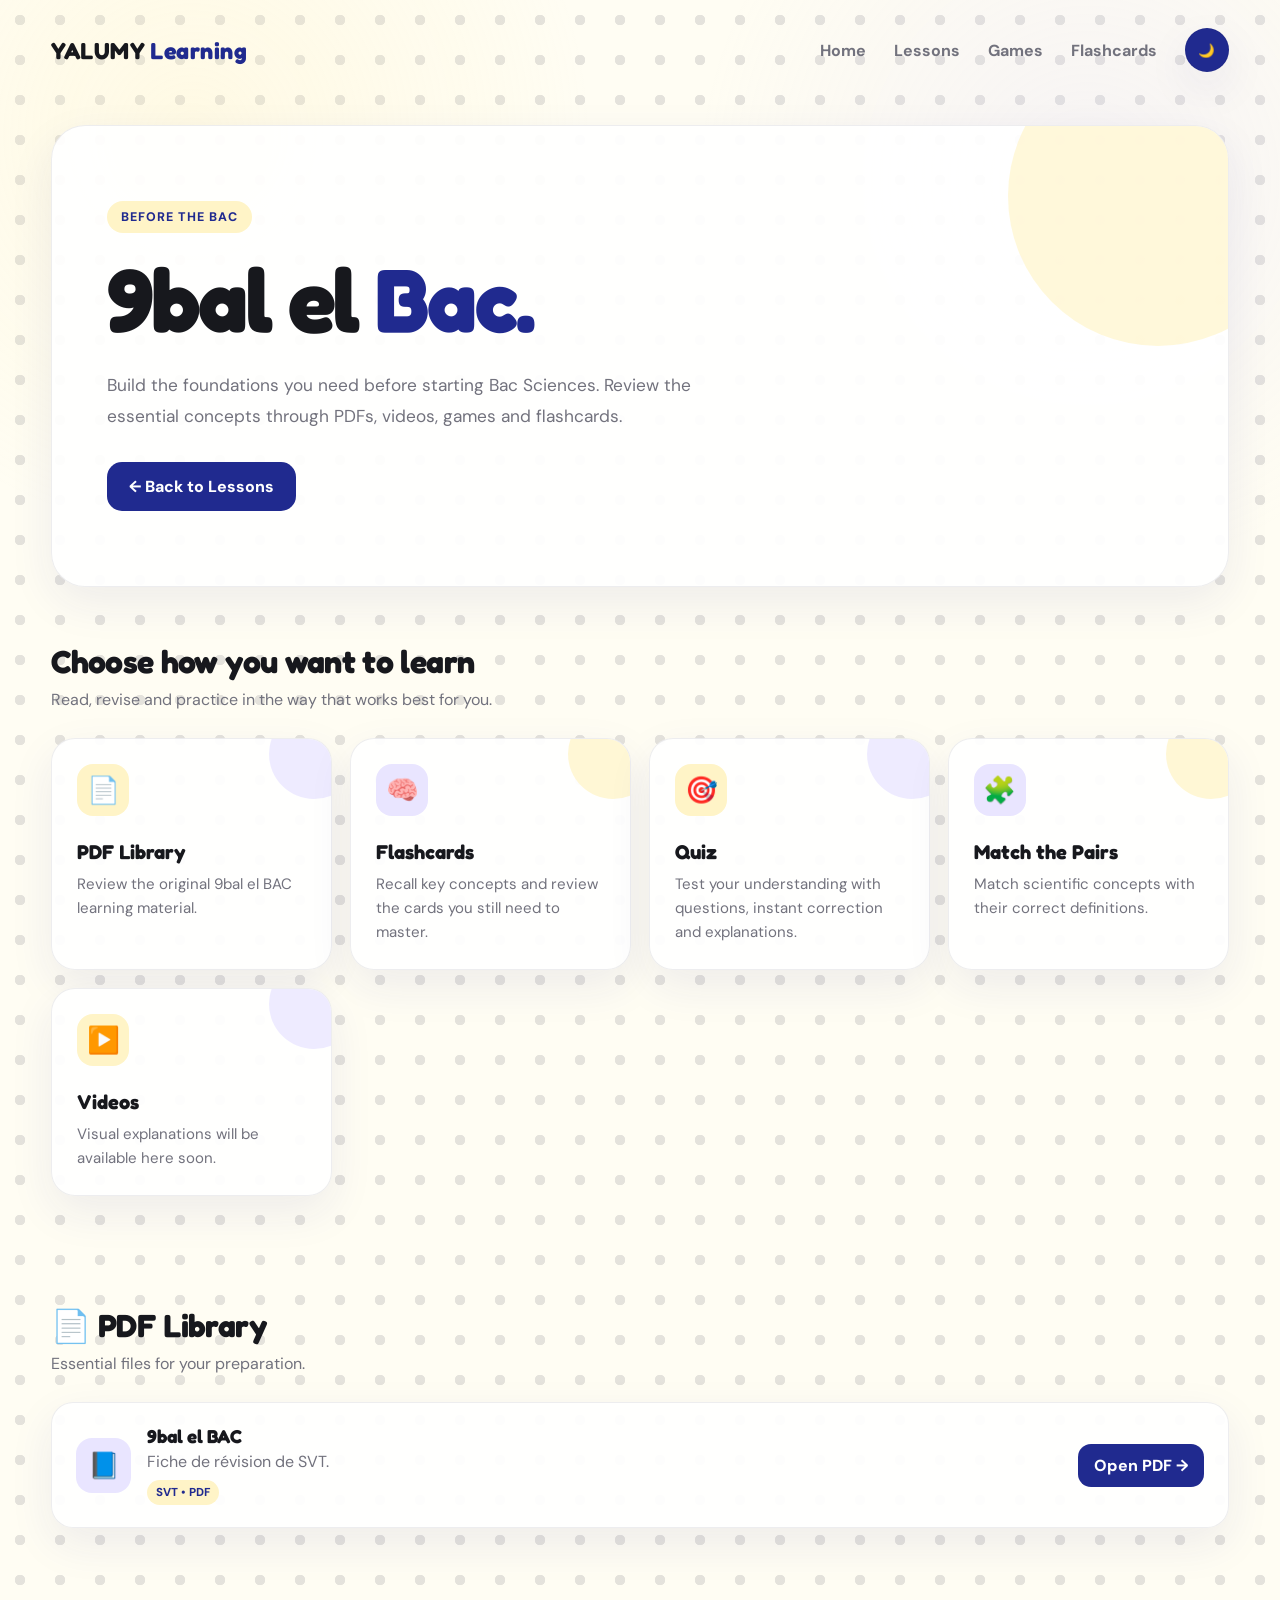
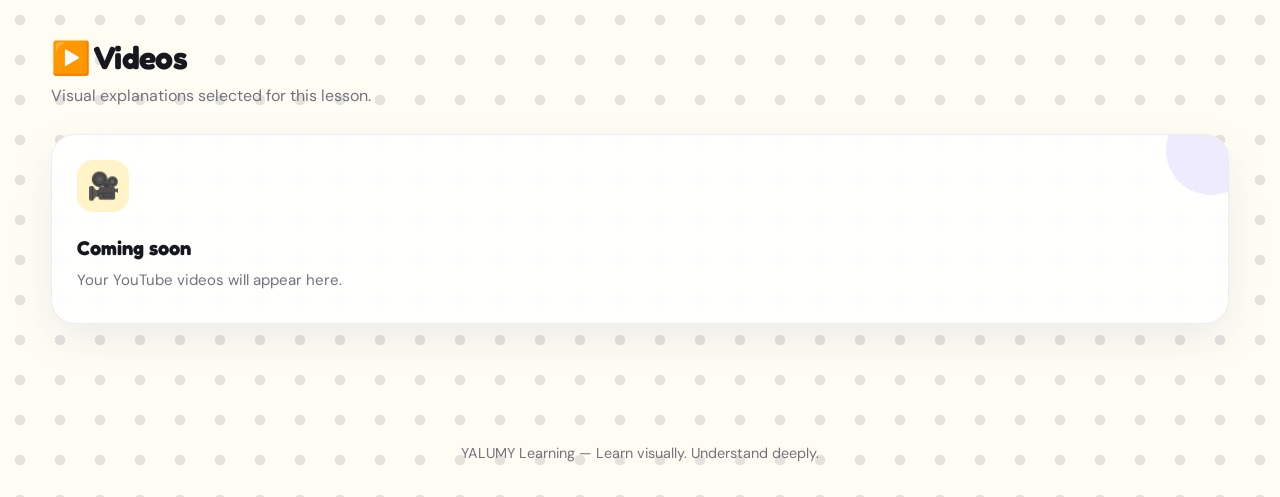
<file: lessons/9bal-el-bac.html>
<!DOCTYPE html>
<html lang="en">

<head>
  <meta charset="UTF-8">
  <meta name="viewport" content="width=device-width, initial-scale=1.0">

  <title>9bal el Bac | YALUMY Learning</title>
  <link rel="icon" type="image/png" href="../assets/images/favicon.png">
  <link rel="apple-touch-icon" href="../assets/images/favicon.png">

  <link rel="stylesheet" href="../style.css">
</head>

<body>

  <div class="container">

    <!-- NAVBAR -->
    <nav class="navbar">

      <div class="logo">
        YALUMY <span>Learning</span>
      </div>

      <div class="nav-links">
        <a href="../index.html">Home</a>
        <a href="index.html">Lessons</a>
        <a href="../games/index.html">Games</a>
        <a href="../flashcards/index.html">Flashcards</a>

        <button class="theme-toggle" id="themeToggle">
          🌙
        </button>
      </div>

    </nav>


    <!-- HERO -->
    <section class="hero">

      <div class="hero-badge">
        BEFORE THE BAC
      </div>

      <h1>
        9bal el
        <span>Bac.</span>
      </h1>

      <p>
        Build the foundations you need before starting Bac Sciences.
        Review the essential concepts through PDFs, videos,
        games and flashcards.
      </p>

      <div style="margin-top: 30px;">
        <a href="index.html" class="btn btn-primary">
          ← Back to Lessons
        </a>
      </div>

    </section>


    <!-- LEARNING OPTIONS -->
  <!-- LEARNING OPTIONS -->
<section class="section">

  <div class="section-title">
    <h2>Choose how you want to learn</h2>

    <p>
      Read, revise and practice in the way that works best for you.
    </p>
  </div>


  <div class="grid">

    <!-- PDF -->
    <a class="card" href="#pdf">

      <div class="card-icon">📄</div>

      <h3>PDF Library</h3>

      <p>
        Review the original 9bal el BAC learning material.
      </p>

    </a>


    <!-- FLASHCARDS -->
    <a class="card"
       href="../flashcards/9bal-el-bac.html">

      <div class="card-icon">🧠</div>

      <h3>Flashcards</h3>

      <p>
        Recall key concepts and review the cards
        you still need to master.
      </p>

    </a>


    <!-- QUIZ -->
    <a class="card"
       href="../games/9bal-el-bac-quiz.html">

      <div class="card-icon">🎯</div>

      <h3>Quiz</h3>

      <p>
        Test your understanding with questions,
        instant correction and explanations.
      </p>

    </a>


    <!-- MATCH -->
    <a class="card"
       href="../games/9bal-el-bac-match.html">

      <div class="card-icon">🧩</div>

      <h3>Match the Pairs</h3>

      <p>
        Match scientific concepts with their
        correct definitions.
      </p>

    </a>


    <!-- VIDEOS -->
    <a class="card" href="#videos">

      <div class="card-icon">▶️</div>

      <h3>Videos</h3>

      <p>
        Visual explanations will be available here soon.
      </p>

    </a>

  </div>

</section>



    </section>


    <!-- PDF SECTION -->
    <section class="section" id="pdf">

      <div class="section-title">
        <h2>📄 PDF Library</h2>

        <p>
          Essential files for your preparation.
        </p>
      </div>

      <div class="resource-card">

        <div class="resource-info">

          <div class="resource-icon">
            📘
          </div>

          <div class="resource-text">

            <h3>9bal el BAC</h3>

            <p>
              Fiche de révision de SVT.
            </p>

            <span class="resource-tag">
              SVT • PDF
            </span>

          </div>

        </div>

        <a
          class="resource-open"
          href="../assets/pdfs/9bal-el-bac/verbes%20%2829.7%20x%2029%20cm%29.pdf"
          target="_blank">
          Open PDF →
        </a>

      </div>

    </section>


    <!-- VIDEOS SECTION -->
    <section class="section" id="videos">

      <div class="section-title">
        <h2>▶️ Videos</h2>

        <p>
          Visual explanations selected for this lesson.
        </p>
      </div>

      <div class="grid">

        <div class="card">

          <div class="card-icon">
            🎥
          </div>

          <h3>Coming soon</h3>

          <p>
            Your YouTube videos will appear here.
          </p>

        </div>

      </div>

    </section>


    <!-- FOOTER -->
    <footer>
      YALUMY Learning — Learn visually. Understand deeply.
    </footer>

  </div>


  <!-- DARK / LIGHT MODE -->
  <script>

    const themeToggle =
      document.getElementById("themeToggle");

    const savedTheme =
      localStorage.getItem("yalumy-theme");


    if (savedTheme === "dark") {

      document.body.classList.add("dark");
      themeToggle.textContent = "☀️";

    }


    themeToggle.addEventListener("click", () => {

      document.body.classList.toggle("dark");

      if (document.body.classList.contains("dark")) {

        themeToggle.textContent = "☀️";

        localStorage.setItem(
          "yalumy-theme",
          "dark"
        );

      } else {

        themeToggle.textContent = "🌙";

        localStorage.setItem(
          "yalumy-theme",
          "light"
        );

      }

    });

  </script>

</body>
</html>
</file>
<file: style.css>
/* =========================
   YALUMY VISUAL IDENTITY
   ========================= */

@import url('https://fonts.googleapis.com/css2?family=DM+Sans:wght@400;500;600;700;800&family=Fredoka:wght@500;600;700&display=swap');


:root {

  /* Main colors */
  --bg: #fffdf3;
  --surface: rgba(255, 255, 255, 0.92);
  --surface-solid: #ffffff;

  --text: #17181d;
  --muted: #72727d;

  --primary: #202a8f;
  --primary-hover: #161e72;

  --primary-soft: #ecebff;

  --yellow: #fff4c7;
  --lavender: #e9e5ff;

  --border: rgba(28, 31, 55, 0.08);

  --shadow:
    0 16px 45px rgba(32, 42, 143, 0.08);

  --dot-color:
    rgba(90, 90, 100, 0.16);
}


/* =========================
   DARK MODE
   ========================= */

body.dark {

  --bg: #10121d;

  --surface:
    rgba(27, 29, 44, 0.93);

  --surface-solid: #1a1c29;

  --text: #f8f7f2;

  --muted: #a9a9b5;

  --primary: #7e87ff;

  --primary-hover: #969dff;

  --primary-soft:
    rgba(126, 135, 255, 0.14);

  --yellow:
    rgba(255, 232, 130, 0.12);

  --lavender:
    rgba(174, 165, 255, 0.12);

  --border:
    rgba(255, 255, 255, 0.08);

  --shadow:
    0 18px 50px rgba(0,0,0,0.35);

  --dot-color:
    rgba(255,255,255,0.08);
}


/* =========================
   RESET
   ========================= */

* {
  box-sizing: border-box;
  margin: 0;
  padding: 0;
}


html {
  scroll-behavior: smooth;
}


body {

  font-family:
    "DM Sans",
    sans-serif;

  color: var(--text);

  min-height: 100vh;

  background-color: var(--bg);

  background-image:
    radial-gradient(
      circle,
      var(--dot-color) 5px,
      transparent 5.5px
    );

  background-size:
    40px 40px;

  transition:
    background-color .35s ease,
    color .35s ease;

}


/* subtle creamy glow */

body::before {

  content: "";

  position: fixed;

  inset: 0;

  pointer-events: none;

  background:

    radial-gradient(
      circle at 15% 15%,
      rgba(255, 239, 175, 0.22),
      transparent 30%
    ),

    radial-gradient(
      circle at 85% 20%,
      rgba(205, 200, 255, 0.18),
      transparent 30%
    );

  z-index: -1;
}


/* =========================
   CONTAINER
   ========================= */

.container {

  width:
    min(1180px, 92%);

  margin: auto;

}


/* =========================
   NAVBAR
   ========================= */

.navbar {

  display: flex;

  align-items: center;

  justify-content:
    space-between;

  padding:
    28px 0;

}


.logo {

  font-family:
    "Fredoka",
    sans-serif;

  font-size:
    1.45rem;

  font-weight:
    700;

  letter-spacing:
    0.02em;

}


.logo span {
  color: var(--primary);
}


.nav-links {

  display: flex;

  align-items: center;

  gap: 28px;

}


.nav-links a {

  color:
    var(--muted);

  text-decoration:
    none;

  font-weight:
    700;

  transition:
    .2s;

}


.nav-links a:hover {

  color:
    var(--primary);

}


/* =========================
   THEME BUTTON
   ========================= */

.theme-toggle {

  border:
    1px solid var(--border);

  background:
    var(--primary);

  color:
    white;

  width:
    44px;

  height:
    44px;

  border-radius:
    50%;

  cursor:
    pointer;

  box-shadow:
    var(--shadow);

  transition:
    .25s;

}


.theme-toggle:hover {

  transform:
    translateY(-2px)
    rotate(5deg);

}


/* =========================
   HERO
   ========================= */

.hero {

  position:
    relative;

  margin-top:
    25px;

  padding:
    75px 55px;

  text-align:
    left;

  background:
    var(--surface);

  border:
    1px solid
    var(--border);

  border-radius:
    34px;

  box-shadow:
    var(--shadow);

  overflow:
    hidden;

}


.hero::after {

  content: "";

  position:
    absolute;

  width:
    300px;

  height:
    300px;

  right:
    -80px;

  top:
    -80px;

  border-radius:
    50%;

  background:
    var(--yellow);

  opacity:
    .65;

  z-index:
    0;

}


.hero > * {

  position:
    relative;

  z-index:
    1;

}


.hero-badge {

  display:
    inline-block;

  padding:
    8px 14px;

  margin-bottom:
    22px;

  border-radius:
    999px;

  background:
    var(--yellow);

  color:
    var(--primary);

  font-size:
    .78rem;

  font-weight:
    800;

  letter-spacing:
    .08em;

}


.hero h1 {

  font-family:
    "Fredoka",
    sans-serif;

  font-size:
    clamp(
      2.7rem,
      7vw,
      5.8rem
    );

  line-height:
    1;

  letter-spacing:
    -0.035em;

  max-width:
    850px;

}


.hero h1 span {

  color:
    var(--primary);

}


.hero p {

  max-width:
    620px;

  margin-top:
    25px;

  color:
    var(--muted);

  font-size:
    1.08rem;

  line-height:
    1.8;

}


/* =========================
   SECTIONS
   ========================= */

.section {

  padding:
    55px 0;

}


.section-title {

  margin-bottom:
    28px;

}


.section-title h2 {

  font-family:
    "Fredoka",
    sans-serif;

  font-size:
    2rem;

  letter-spacing:
    -0.02em;

}


.section-title p {

  margin-top:
    8px;

  color:
    var(--muted);

}


/* =========================
   GRID
   ========================= */

.grid {

  display:
    grid;

  grid-template-columns:
    repeat(
      auto-fit,
      minmax(230px, 1fr)
    );

  gap:
    18px;

}


/* =========================
   CARDS
   ========================= */

.card {

  position:
    relative;

  display:
    block;

  padding:
    25px;

  min-height:
    190px;

  background:
    var(--surface);

  border:
    1px solid
    var(--border);

  border-radius:
    24px;

  box-shadow:
    var(--shadow);

  text-decoration:
    none;

  color:
    var(--text);

  overflow:
    hidden;

  transition:
    transform .25s ease,
    box-shadow .25s ease;

}


.card::before {

  content: "";

  position:
    absolute;

  width:
    90px;

  height:
    90px;

  right:
    -28px;

  top:
    -30px;

  border-radius:
    50%;

  background:
    var(--lavender);

  opacity:
    .75;

}


.card:nth-child(even)::before {

  background:
    var(--yellow);

}


.card:hover {

  transform:
    translateY(-7px);

  box-shadow:
    0 22px 55px
    rgba(32,42,143,.13);

}


.card-icon {

  position:
    relative;

  z-index:
    1;

  display:
    flex;

  align-items:
    center;

  justify-content:
    center;

  width:
    52px;

  height:
    52px;

  border-radius:
    16px;

  background:
    var(--yellow);

  font-size:
    1.65rem;

  margin-bottom:
    24px;

}


.card:nth-child(even)
.card-icon {

  background:
    var(--lavender);

}


.card h3 {

  position:
    relative;

  z-index:
    1;

  font-family:
    "Fredoka",
    sans-serif;

  font-size:
    1.25rem;

  margin-bottom:
    8px;

}


.card p {

  position:
    relative;

  z-index:
    1;

  color:
    var(--muted);

  line-height:
    1.6;

  font-size:
    .94rem;

}


/* =========================
   BUTTONS
   ========================= */

.btn {

  display:
    inline-flex;

  align-items:
    center;

  justify-content:
    center;

  padding:
    14px 22px;

  border-radius:
    15px;

  font-weight:
    800;

  text-decoration:
    none;

  transition:
    .25s;

}


.btn-primary {

  background:
    var(--primary);

  color:
    white;

}


.btn-primary:hover {

  transform:
    translateY(-3px);

  background:
    var(--primary-hover);

}


/* =========================
   PDF RESOURCE
   ========================= */

.resource-card {

  display:
    flex;

  align-items:
    center;

  justify-content:
    space-between;

  gap:
    20px;

  padding:
    22px 24px;

  background:
    var(--surface);

  border:
    1px solid
    var(--border);

  border-radius:
    22px;

  box-shadow:
    var(--shadow);

}


.resource-info {

  display:
    flex;

  align-items:
    center;

  gap:
    16px;

}


.resource-icon {

  width:
    55px;

  height:
    55px;

  display:
    flex;

  align-items:
    center;

  justify-content:
    center;

  border-radius:
    16px;

  background:
    var(--lavender);

  font-size:
    1.6rem;

}


.resource-text h3 {

  font-family:
    "Fredoka",
    sans-serif;

}


.resource-text p {

  margin-top:
    4px;

  color:
    var(--muted);

}


.resource-tag {

  display:
    inline-block;

  margin-top:
    8px;

  padding:
    5px 9px;

  border-radius:
    999px;

  background:
    var(--yellow);

  color:
    var(--primary);

  font-size:
    .72rem;

  font-weight:
    800;

}


.resource-open {

  text-decoration:
    none;

  padding:
    11px 16px;

  border-radius:
    13px;

  background:
    var(--primary);

  color:
    white;

  font-weight:
    800;

}


/* =========================
   FOOTER
   ========================= */

footer {

  padding:
    65px 0 35px;

  text-align:
    center;

  color:
    var(--muted);

  font-size:
    .9rem;

}


/* =========================
   MOBILE
   ========================= */

@media (max-width: 700px) {

  body {

    background-size:
      32px 32px;

  }


  .nav-links a {

    display:
      none;

  }


  .hero {

    padding:
      50px 28px;

    border-radius:
      26px;

  }


  .hero h1 {

    font-size:
      3rem;

  }


  .resource-card {

    flex-direction:
      column;

    align-items:
      flex-start;

  }


  .resource-open {

    width:
      100%;

    text-align:
      center;

  }

}
</file>
